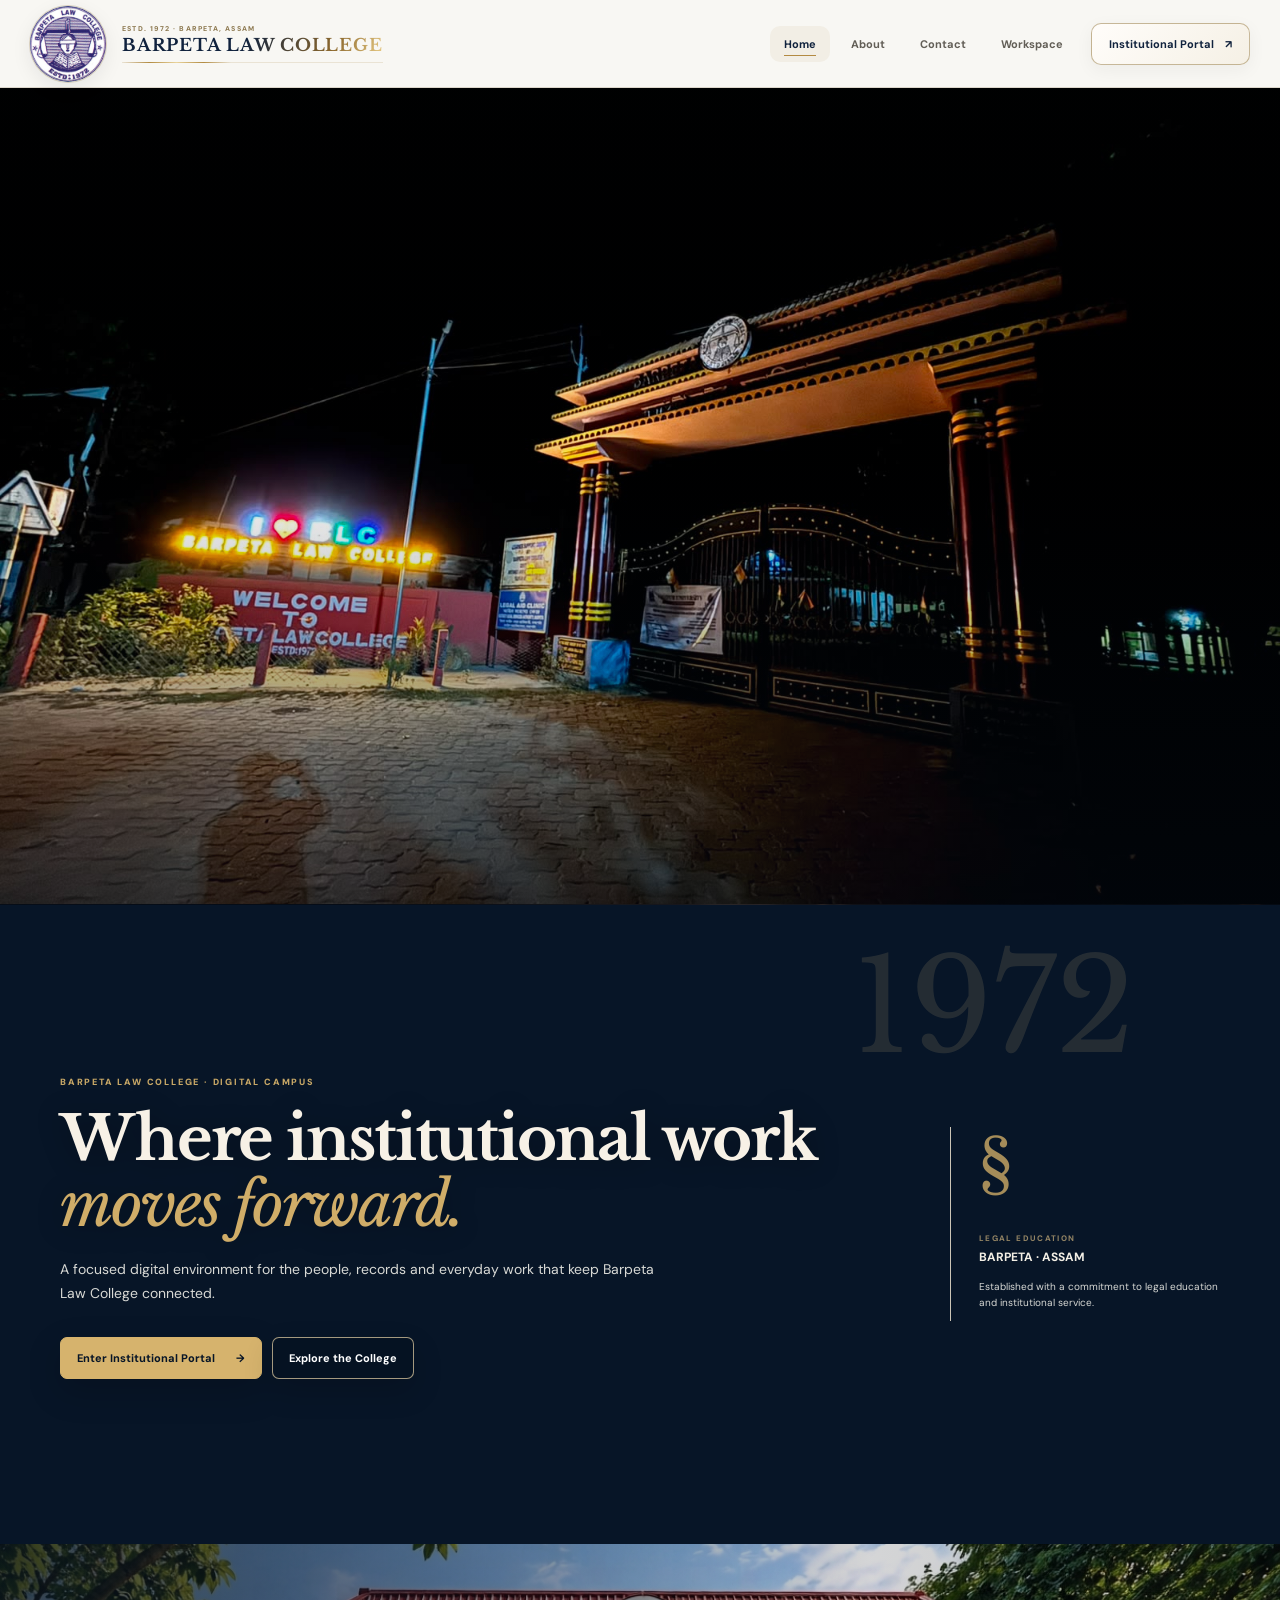
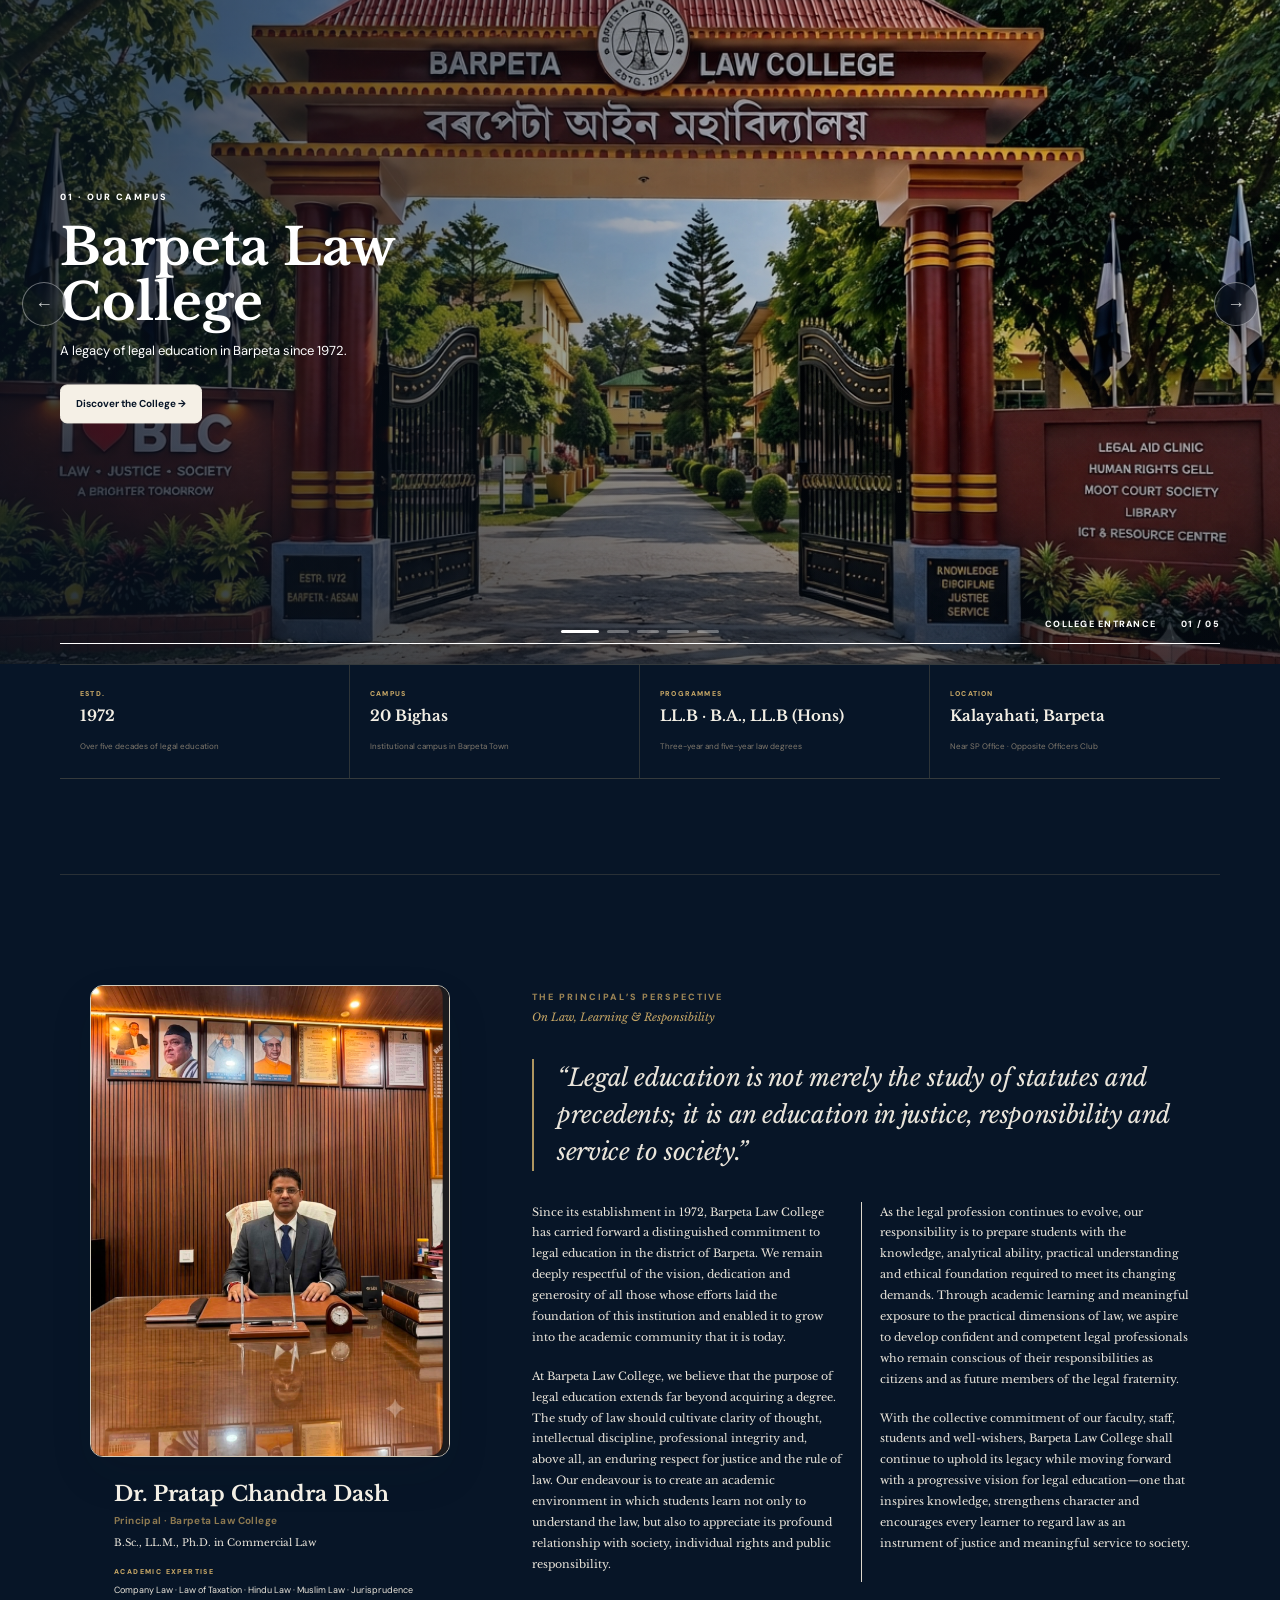
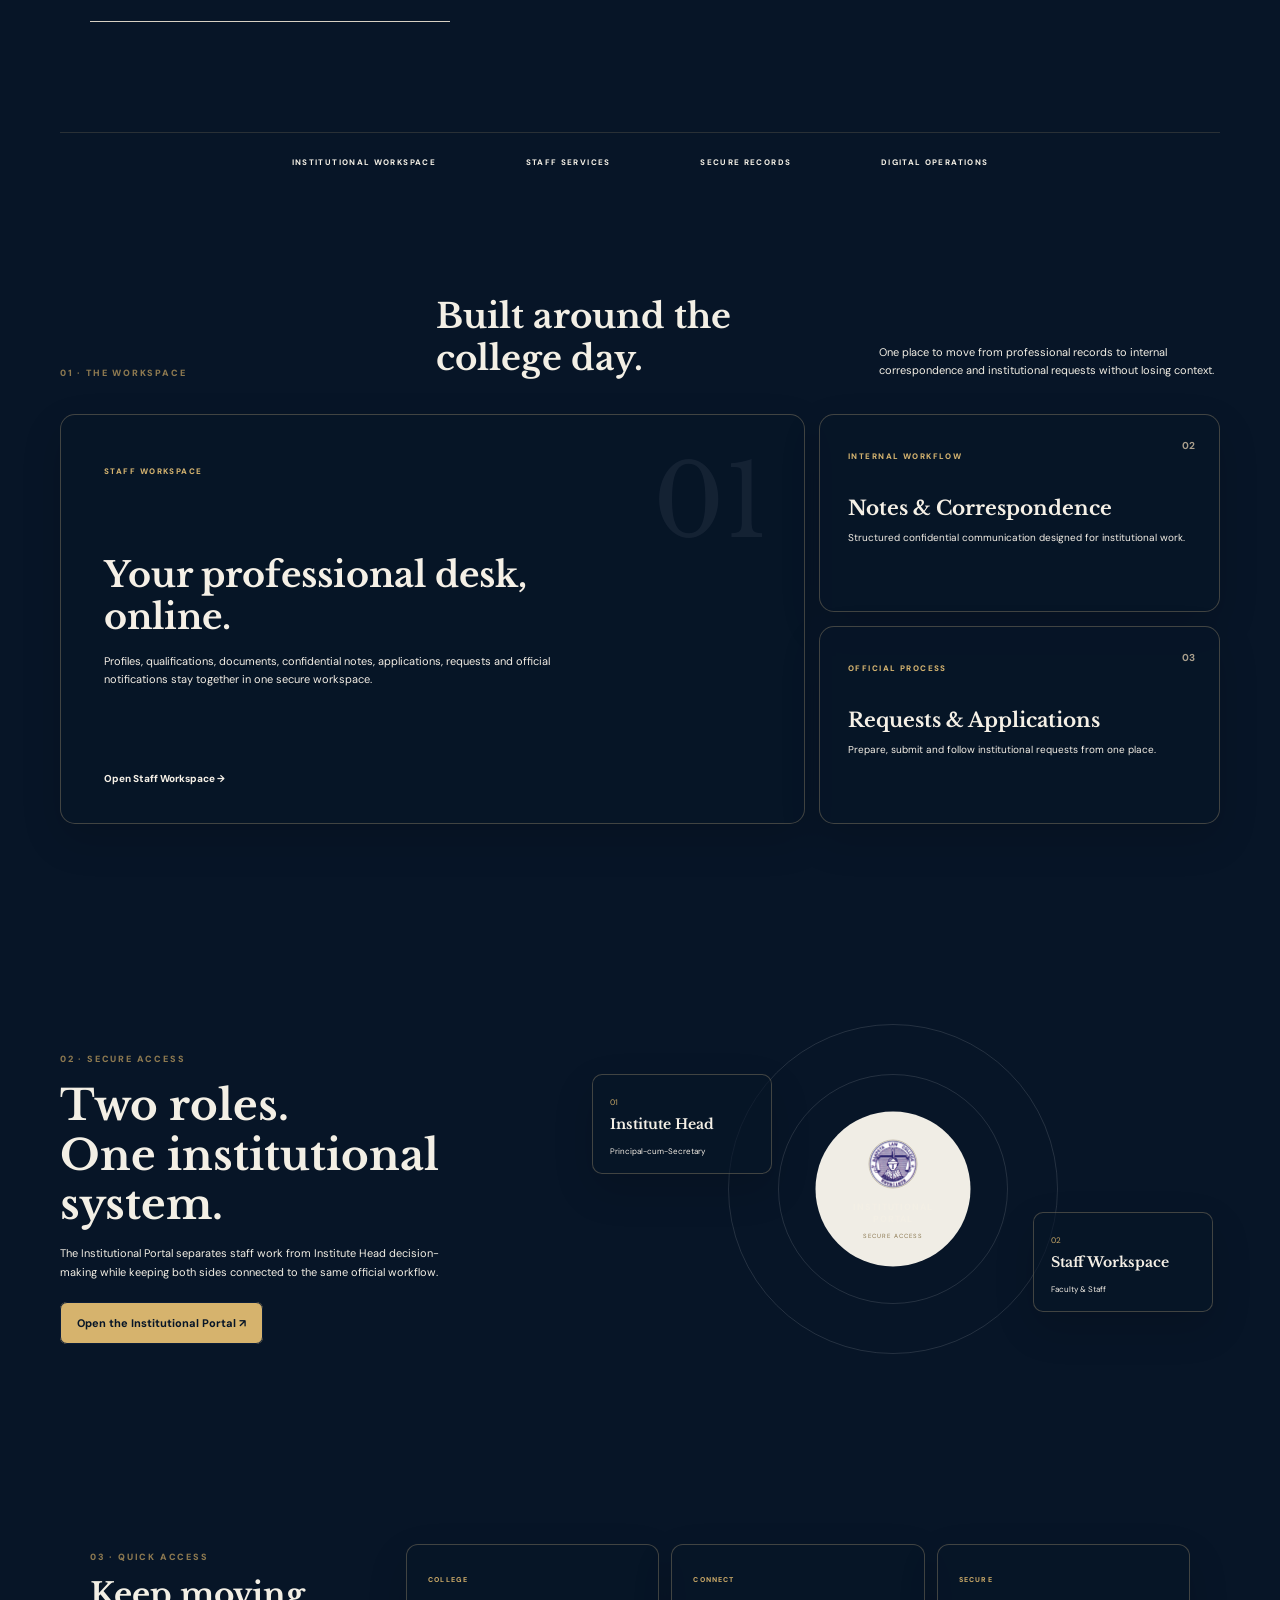
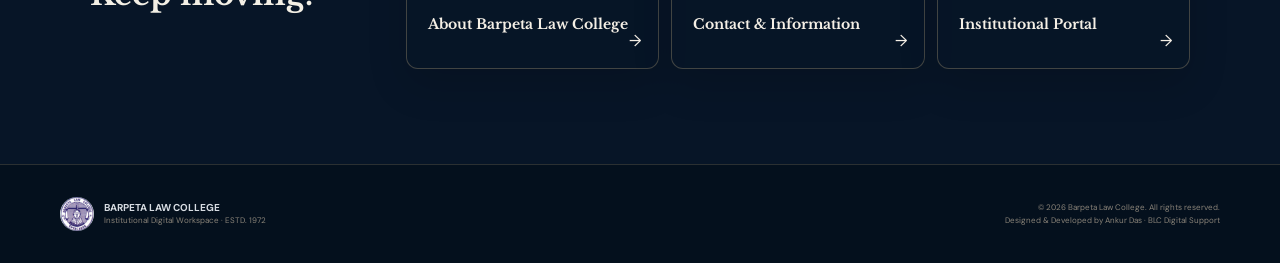
<file: index.html>
<!doctype html><html lang="en"><head><meta charset="utf-8"><meta name="viewport" content="width=device-width,initial-scale=1"><meta name="description" content="Barpeta Law College — official institutional digital workspace."><title>Barpeta Law College | Institutional Digital Workspace</title><link rel="icon" href="assets/barpeta-law-college-logo.jpg"><link rel="preconnect" href="https://fonts.googleapis.com"><link rel="preconnect" href="https://fonts.gstatic.com" crossorigin><link href="https://fonts.googleapis.com/css2?family=DM+Sans:wght@400;500;600;700;800&family=Libre+Baskerville:wght@400;700&display=swap" rel="stylesheet"><link rel="stylesheet" href="home-2026.css?v=20260920premium1"></head><body class="home-page"><header class="site-head"><a class="home-brand" href="index.html"><img src="assets/barpeta-law-college-logo.jpg" alt="Barpeta Law College logo"><span class="brand-wordmark"><small>ESTD. 1972 · BARPETA, ASSAM</small><strong class="gold-trace" data-text="BARPETA LAW COLLEGE">BARPETA LAW COLLEGE</strong><i class="brand-trace" aria-hidden="true"></i></span></a><button class="nav-toggle" aria-label="Menu">☰</button><nav><a class="active" href="index.html">Home</a><a href="about.html">About</a><a href="contact.html">Contact</a><a href="workspace.html">Workspace</a><a class="portal-nav" href="portal.html">Institutional Portal <b>↗</b></a></nav></header><main><section class="cinematic-intro" id="cinematicIntro" aria-label="Barpeta Law College cinematic introduction"><video class="cinematic-intro-video" autoplay muted playsinline preload="auto" poster="assets/blc-campus-5.jpeg"><source src="assets/blc-home-cinematic-intro.mp4" type="video/mp4"></video><div class="cinematic-intro-shade" aria-hidden="true"></div><div class="cinematic-intro-title"><span>ESTD. 1972 · BARPETA, ASSAM</span><h1>BARPETA LAW COLLEGE</h1><i aria-hidden="true"></i></div><a class="cinematic-intro-scroll" href="#homeStory"><span>SCROLL TO DISCOVER</span><b>↓</b></a></section><div id="homeStory"></div><section class="home-hero"><div class="hero-no">1972</div><div class="hero-copy"><span class="eyebrow">BARPETA LAW COLLEGE · DIGITAL CAMPUS</span><h1>Where institutional work<br><em>moves forward.</em></h1><p>A focused digital environment for the people, records and everyday work that keep Barpeta Law College connected.</p><div class="hero-actions"><a href="portal.html">Enter Institutional Portal <b>→</b></a><a href="about.html">Explore the College</a></div></div><div class="hero-side"><div class="law-symbol">§</div><span>LEGAL EDUCATION</span><strong>BARPETA · ASSAM</strong><p>Established with a commitment to legal education and institutional service.</p></div></section><section class="campus-cinema" id="campus"><div class="campus-cinema-copy"><span>01 · OUR CAMPUS</span><h2>Barpeta Law College</h2><p>A legacy of legal education in Barpeta since 1972.</p><a href="about.html">Discover the College →</a></div><div class="campus-cinema-stage"><img class="cinema-slide active" src="assets/blc-campus-1.png" alt="Barpeta Law College campus"><img class="cinema-slide" src="assets/blc-campus-2.jpeg" alt="Barpeta Law College campus"><img class="cinema-slide" src="assets/blc-campus-3.jpeg" alt="Barpeta Law College entrance"><img class="cinema-slide" src="assets/blc-campus-4.jpeg" alt="Barpeta Law College grounds"><img class="cinema-slide" src="assets/blc-campus-5.jpeg" alt="Barpeta Law College campus"><div class="cinema-overlay"></div><button class="cinema-nav cinema-prev" id="cinemaPrev" aria-label="Previous campus photo">←</button><button class="cinema-nav cinema-next" id="cinemaNext" aria-label="Next campus photo">→</button><div class="cinema-dots" id="cinemaDots" aria-label="Choose campus photo"></div><div class="cinema-caption"><span id="cinemaLabel">ACADEMIC BLOCK</span><b id="cinemaCount">01 / 05</b></div><div class="cinema-progress"><i id="cinemaProgress"></i></div></div></section><section class="campus-facts"><article><small>ESTD.</small><strong>1972</strong><span>Over five decades of legal education</span></article><article><small>CAMPUS</small><strong>20 Bighas</strong><span>Institutional campus in Barpeta Town</span></article><article><small>PROGRAMMES</small><strong>LL.B · B.A., LL.B (Hons)</strong><span>Three-year and five-year law degrees</span></article><article><small>LOCATION</small><strong>Kalayahati, Barpeta</strong><span>Near SP Office · Opposite Officers Club</span></article></section><section class="principal-feature"><div class="principal-profile"><div class="principal-photo"><img src="assets/principal-pratap-chandra-dash.jpeg" alt="Dr. Pratap Chandra Dash, Principal, Barpeta Law College"></div><div class="principal-identity"><h3>Dr. Pratap Chandra Dash</h3><span>Principal · Barpeta Law College</span><p>B.Sc., LL.M., Ph.D. in Commercial Law</p><small>ACADEMIC EXPERTISE</small><p class="expertise">Company Law · Law of Taxation · Hindu Law · Muslim Law · Jurisprudence</p></div></div><div class="principal-message"><span class="principal-kicker">THE PRINCIPAL’S PERSPECTIVE</span><small class="principal-sub">On Law, Learning &amp; Responsibility</small><blockquote>“Legal education is not merely the study of statutes and precedents; it is an education in justice, responsibility and service to society.”</blockquote><div class="principal-copy"><p>Since its establishment in 1972, Barpeta Law College has carried forward a distinguished commitment to legal education in the district of Barpeta. We remain deeply respectful of the vision, dedication and generosity of all those whose efforts laid the foundation of this institution and enabled it to grow into the academic community that it is today.</p><p>At Barpeta Law College, we believe that the purpose of legal education extends far beyond acquiring a degree. The study of law should cultivate clarity of thought, intellectual discipline, professional integrity and, above all, an enduring respect for justice and the rule of law. Our endeavour is to create an academic environment in which students learn not only to understand the law, but also to appreciate its profound relationship with society, individual rights and public responsibility.</p><p>As the legal profession continues to evolve, our responsibility is to prepare students with the knowledge, analytical ability, practical understanding and ethical foundation required to meet its changing demands. Through academic learning and meaningful exposure to the practical dimensions of law, we aspire to develop confident and competent legal professionals who remain conscious of their responsibilities as citizens and as future members of the legal fraternity.</p><p>With the collective commitment of our faculty, staff, students and well-wishers, Barpeta Law College shall continue to uphold its legacy while moving forward with a progressive vision for legal education—one that inspires knowledge, strengthens character and encourages every learner to regard law as an instrument of justice and meaningful service to society.</p></div></div></section><section class="campus-strip"><span>INSTITUTIONAL WORKSPACE</span><span>STAFF SERVICES</span><span>SECURE RECORDS</span><span>DIGITAL OPERATIONS</span></section><section class="workspace" id="workspace"><div class="section-title"><span>01 · THE WORKSPACE</span><h2>Built around the college day.</h2><p>One place to move from professional records to internal correspondence and institutional requests without losing context.</p></div><div class="workspace-grid"><article class="feature-large"><span>STAFF WORKSPACE</span><h3>Your professional desk,<br>online.</h3><p>Profiles, qualifications, documents, confidential notes, applications, requests and official notifications stay together in one secure workspace.</p><a href="staff.html">Open Staff Workspace →</a><div class="feature-index">01</div></article><div class="feature-stack"><article><span>INTERNAL WORKFLOW</span><h3>Notes & Correspondence</h3><p>Structured confidential communication designed for institutional work.</p><b>02</b></article><article><span>OFFICIAL PROCESS</span><h3>Requests & Applications</h3><p>Prepare, submit and follow institutional requests from one place.</p><b>03</b></article></div></div></section><section class="portal-invite"><div class="invite-copy"><span>02 · SECURE ACCESS</span><h2>Two roles.<br>One institutional system.</h2><p>The Institutional Portal separates staff work from Institute Head decision-making while keeping both sides connected to the same official workflow.</p><a href="portal.html">Open the Institutional Portal <b>↗</b></a></div><div class="invite-visual"><div class="orbit one"></div><div class="orbit two"></div><div class="invite-center"><img src="assets/barpeta-law-college-logo.jpg" alt="Barpeta Law College"><strong>INSTITUTIONAL<br>PORTAL</strong><span>SECURE ACCESS</span></div><div class="role role-a"><small>01</small><b>Institute Head</b><span>Principal-cum-Secretary</span></div><div class="role role-b"><small>02</small><b>Staff Workspace</b><span>Faculty & Staff</span></div></div></section><section class="quick"><div><span>03 · QUICK ACCESS</span><h2>Keep moving.</h2></div><a href="about.html"><small>COLLEGE</small><b>About Barpeta Law College</b><i>→</i></a><a href="contact.html"><small>CONNECT</small><b>Contact & Information</b><i>→</i></a><a href="portal.html"><small>SECURE</small><b>Institutional Portal</b><i>→</i></a></section></main><footer><div><img src="assets/barpeta-law-college-logo.jpg" alt=""><span><b>BARPETA LAW COLLEGE</b><small>Institutional Digital Workspace · ESTD. 1972</small></span></div><p>© 2026 Barpeta Law College. All rights reserved.<br>Designed &amp; Developed by Ankur Das · BLC Digital Support</p></footer><script>document.querySelector('.nav-toggle').onclick=()=>document.querySelector('.site-head nav').classList.toggle('show');const slides=[...document.querySelectorAll('.cinema-slide')],labels=['COLLEGE ENTRANCE','SUNSET ON CAMPUS','FACULTY & STAFF','BLUE-HOUR CAMPUS','BLC AFTER DARK'],dots=document.getElementById('cinemaDots');let si=0,timer,touchX=0;slides.forEach((_,i)=>{const b=document.createElement('button');b.type='button';b.setAttribute('aria-label','Show campus photo '+(i+1));b.onclick=()=>{showSlide(i);restart()};dots.appendChild(b)});function showSlide(n){si=(n+slides.length)%slides.length;slides.forEach((s,i)=>s.classList.toggle('active',i===si));[...dots.children].forEach((d,i)=>d.classList.toggle('active',i===si));document.getElementById('cinemaCount').textContent=String(si+1).padStart(2,'0')+' / '+String(slides.length).padStart(2,'0');document.getElementById('cinemaLabel').textContent=labels[si];const p=document.getElementById('cinemaProgress');p.style.animation='none';void p.offsetWidth;p.style.animation='cinemaTimer 20s linear forwards'}function restart(){clearInterval(timer);timer=setInterval(()=>showSlide(si+1),20000)}document.getElementById('cinemaPrev').onclick=()=>{showSlide(si-1);restart()};document.getElementById('cinemaNext').onclick=()=>{showSlide(si+1);restart()};const stage=document.querySelector('.campus-cinema-stage');stage.addEventListener('touchstart',e=>touchX=e.changedTouches[0].clientX,{passive:true});stage.addEventListener('touchend',e=>{const dx=e.changedTouches[0].clientX-touchX;if(Math.abs(dx)>45){showSlide(si+(dx<0?1:-1));restart()}},{passive:true});showSlide(0);restart();</script><script>
(()=>{const v=document.querySelector('.cinematic-intro-video'),s=document.querySelector('.cinematic-intro');if(!v||!s)return;const reveal=()=>{const d=v.duration||10,t=v.currentTime||0;s.classList.toggle('intro-reveal',t>Math.max(2.4,d*.42));if(d&&t>=d-.12){s.classList.add('intro-ended');v.pause();}};v.addEventListener('timeupdate',reveal);v.addEventListener('ended',()=>s.classList.add('intro-ended'));v.play().catch(()=>s.classList.add('intro-reveal'));})();
</script>
</body></html>
</file>
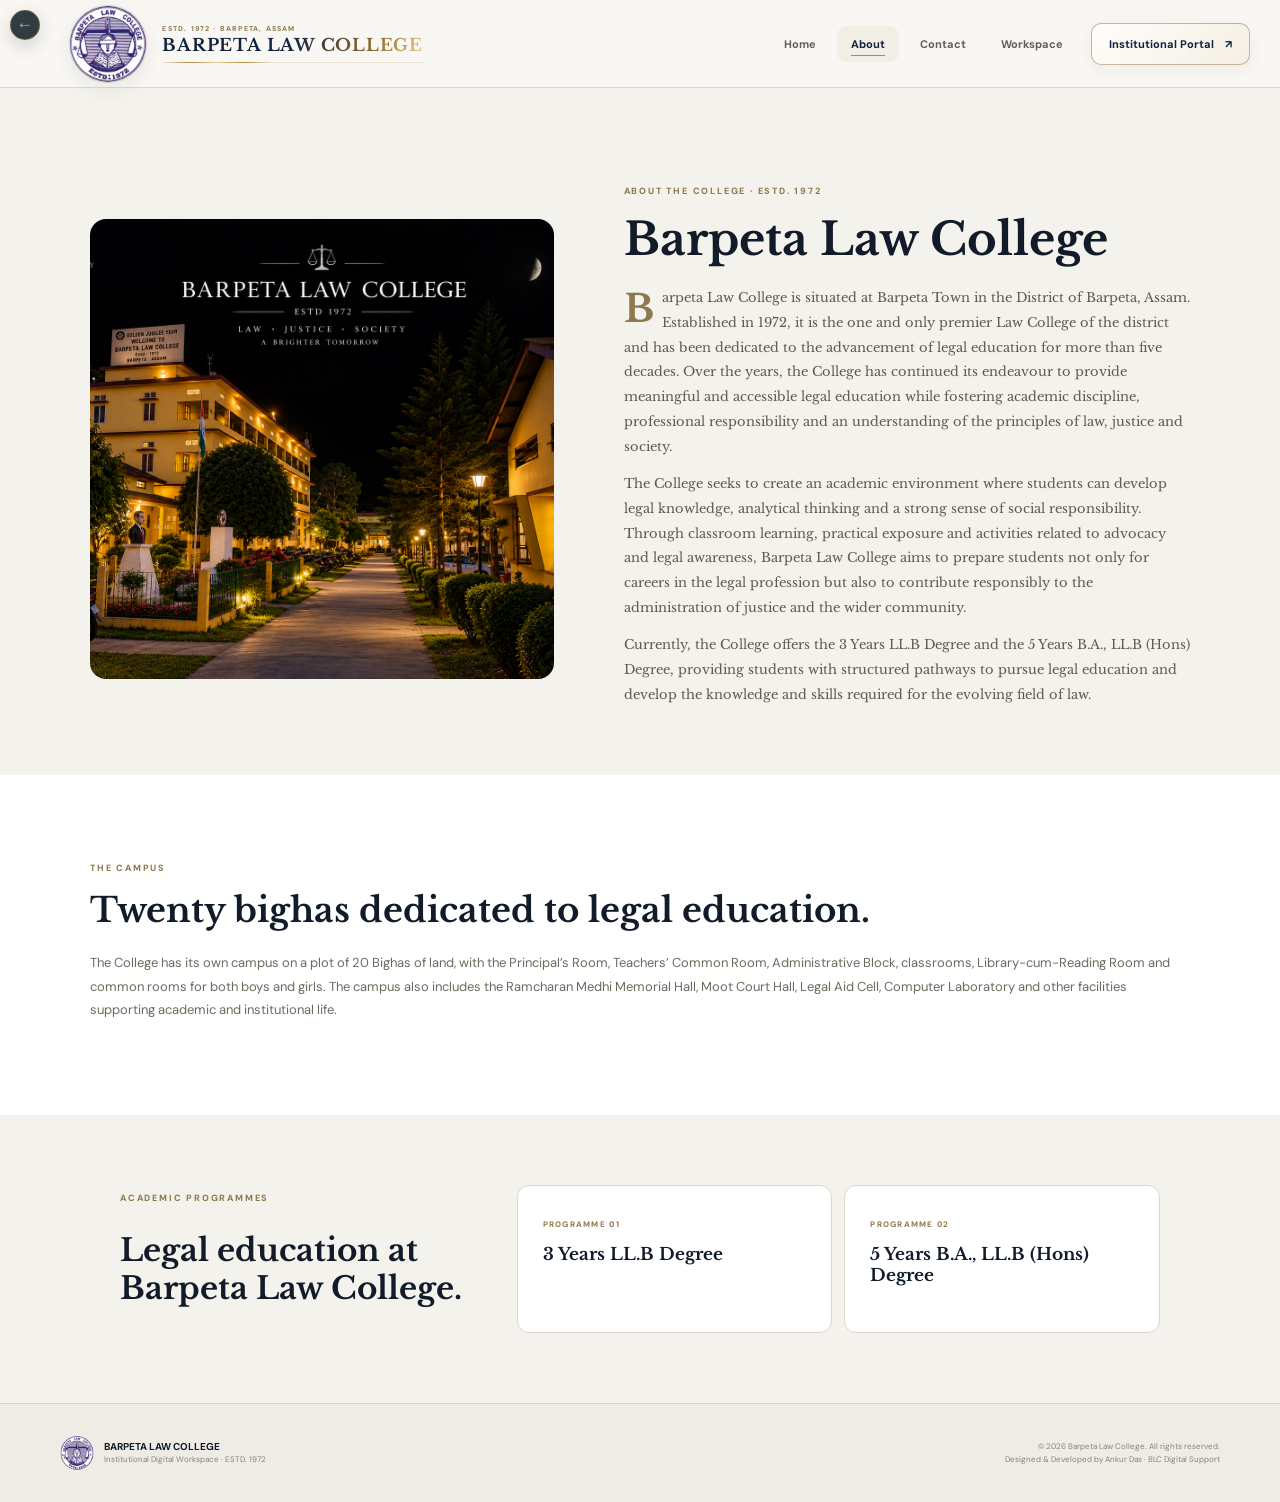
<file: about.html>
<!doctype html><html lang="en"><head><meta charset="utf-8"><meta name="viewport" content="width=device-width,initial-scale=1"><meta name="description" content="About Barpeta Law College — established 1972 in Barpeta, Assam."><title>About | Barpeta Law College</title><link rel="stylesheet" href="blc-back.css?v=20260921a"><link rel="icon" href="assets/barpeta-law-college-logo.jpg"><link rel="preconnect" href="https://fonts.googleapis.com"><link rel="preconnect" href="https://fonts.gstatic.com" crossorigin><link href="https://fonts.googleapis.com/css2?family=DM+Sans:wght@400;500;600;700;800&family=Libre+Baskerville:wght@400;700&display=swap" rel="stylesheet"><link rel="stylesheet" href="home-2026.css?v=20260920b"><style>
.about-hero{max-width:1160px;margin:auto;padding:90px 30px 55px;display:grid;grid-template-columns:.9fr 1.1fr;gap:70px;align-items:center}.about-hero img{width:100%;height:460px;object-fit:cover;object-position:center 50%;border-radius:16px}.about-kicker{font-size:9px;font-weight:800;letter-spacing:.2em;color:#8d7950}.about-hero h1,.about-campus h2{font-family:"Libre Baskerville",serif;font-size:45px;line-height:1.12;margin:15px 0 22px}.about-hero p,.about-campus p{font-size:13px;line-height:1.8;color:#6f695f}.about-hero>div>p{font-family:"Libre Baskerville",serif;font-size:13px;line-height:1.9;color:#5f5a52}.about-hero>div>p:first-of-type::first-letter{font-size:38px;line-height:.85;float:left;margin:7px 8px 0 0;color:#8d7950;font-weight:700}.about-campus{background:#fff;padding:80px max(30px,calc((100vw - 1100px)/2))}.about-campus h2{font-size:34px}.about-programmes{max-width:1100px;margin:auto;padding:70px 30px;display:grid;grid-template-columns:.7fr 1.3fr;gap:50px}.programme-list{display:grid;grid-template-columns:1fr 1fr;gap:12px}.programme-list article{background:#fff;border:1px solid var(--line);padding:25px;border-radius:12px}.programme-list small{font-size:8px;letter-spacing:.16em;color:#917c50;font-weight:800}.programme-list b{display:block;font-family:"Libre Baskerville";font-size:17px;margin-top:12px}@media(max-width:800px){.about-hero,.about-programmes{grid-template-columns:1fr}.about-hero{padding-top:55px;gap:35px}.about-hero img{height:340px}.about-hero h1{font-size:37px}.programme-list{grid-template-columns:1fr}}
</style></head><body class="has-blc-back"><a class="blc-back-arrow" href="index.html" aria-label="Back to Home" title="Back"><span>←</span></a><header class="site-head"><a class="home-brand" href="index.html"><img src="assets/barpeta-law-college-logo.jpg" alt="Barpeta Law College logo"><span class="brand-wordmark"><small>ESTD. 1972 · BARPETA, ASSAM</small><strong class="gold-trace" data-text="BARPETA LAW COLLEGE">BARPETA LAW COLLEGE</strong><i class="brand-trace" aria-hidden="true"></i></span></a><button class="nav-toggle" aria-label="Menu">☰</button><nav><a href="index.html">Home</a><a class="active" href="about.html">About</a><a href="contact.html">Contact</a><a href="index.html#workspace">Workspace</a><a class="portal-nav" href="portal.html">Institutional Portal <b>↗</b></a></nav></header><main>
<section class="about-hero"><img src="assets/blc-about-night.png" alt="Barpeta Law College campus at night"><div><span class="about-kicker">ABOUT THE COLLEGE · ESTD. 1972</span><h1>Barpeta Law College</h1><p>Barpeta Law College is situated at Barpeta Town in the District of Barpeta, Assam. Established in 1972, it is the one and only premier Law College of the district and has been dedicated to the advancement of legal education for more than five decades. Over the years, the College has continued its endeavour to provide meaningful and accessible legal education while fostering academic discipline, professional responsibility and an understanding of the principles of law, justice and society.</p><p>The College seeks to create an academic environment where students can develop legal knowledge, analytical thinking and a strong sense of social responsibility. Through classroom learning, practical exposure and activities related to advocacy and legal awareness, Barpeta Law College aims to prepare students not only for careers in the legal profession but also to contribute responsibly to the administration of justice and the wider community.</p><p>Currently, the College offers the 3 Years LL.B Degree and the 5 Years B.A., LL.B (Hons) Degree, providing students with structured pathways to pursue legal education and develop the knowledge and skills required for the evolving field of law.</p></div></section>
<section class="about-campus"><span class="about-kicker">THE CAMPUS</span><h2>Twenty bighas dedicated to legal education.</h2><p>The College has its own campus on a plot of 20 Bighas of land, with the Principal’s Room, Teachers’ Common Room, Administrative Block, classrooms, Library-cum-Reading Room and common rooms for both boys and girls. The campus also includes the Ramcharan Medhi Memorial Hall, Moot Court Hall, Legal Aid Cell, Computer Laboratory and other facilities supporting academic and institutional life.</p></section>
<section class="about-programmes"><div><span class="about-kicker">ACADEMIC PROGRAMMES</span><h2 style="font-family:'Libre Baskerville';font-size:31px">Legal education at Barpeta Law College.</h2></div><div class="programme-list"><article><small>PROGRAMME 01</small><b>3 Years LL.B Degree</b></article><article><small>PROGRAMME 02</small><b>5 Years B.A., LL.B (Hons) Degree</b></article></div></section>
</main><footer><div><img src="assets/barpeta-law-college-logo.jpg" alt=""><span><b>BARPETA LAW COLLEGE</b><small>Institutional Digital Workspace · ESTD. 1972</small></span></div><p>© 2026 Barpeta Law College. All rights reserved.<br>Designed &amp; Developed by Ankur Das · BLC Digital Support</p></footer><script>document.querySelector('.nav-toggle').onclick=()=>document.querySelector('.site-head nav').classList.toggle('show');</script>
</body></html>
</file>
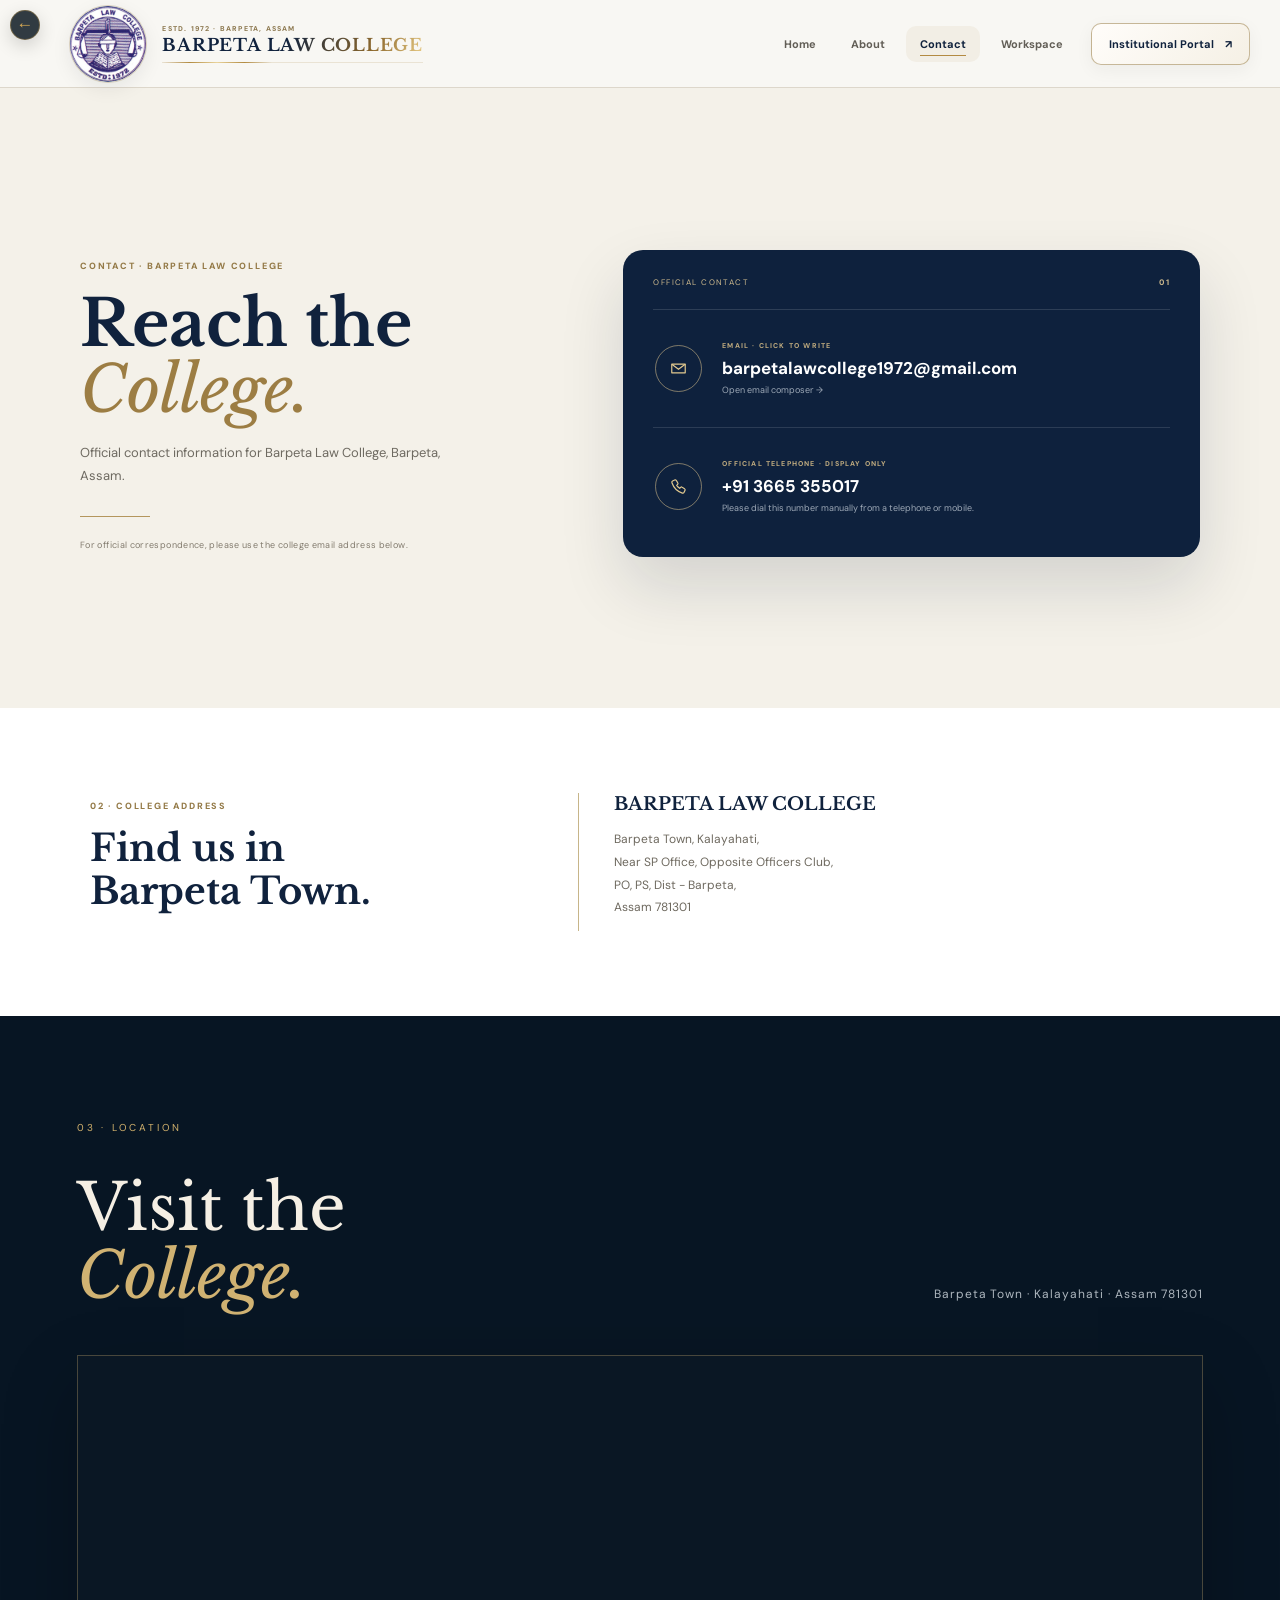
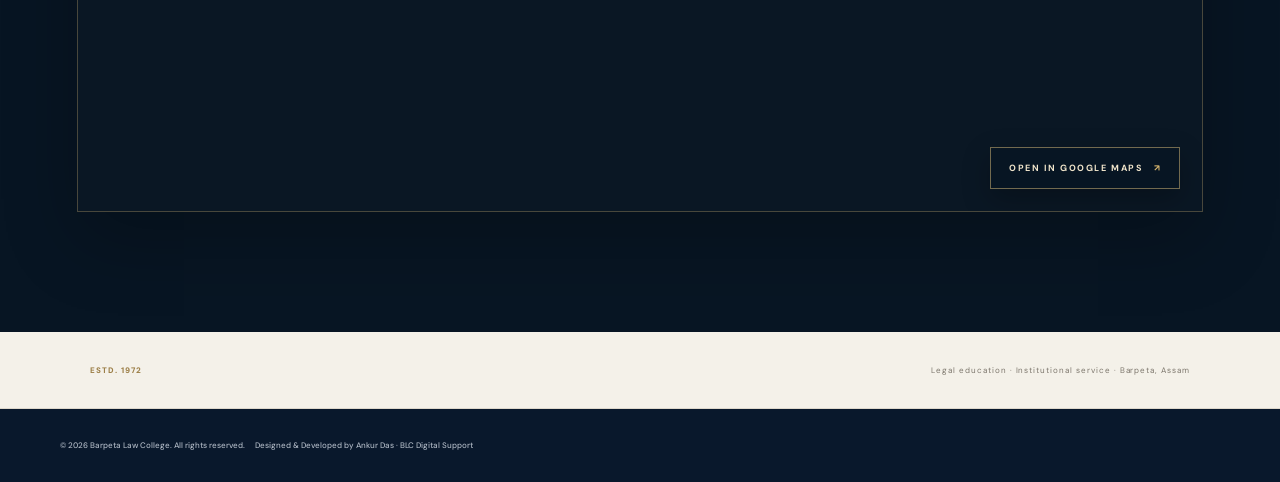
<file: contact.html>
<!doctype html><html lang="en"><head><meta charset="utf-8"><meta name="viewport" content="width=device-width,initial-scale=1"><meta name="description" content="Official contact information for Barpeta Law College, Barpeta, Assam."><title>Contact | Barpeta Law College</title><link rel="stylesheet" href="blc-back.css?v=20260921a"><link rel="icon" href="assets/barpeta-law-college-logo.jpg"><link rel="preconnect" href="https://fonts.googleapis.com"><link rel="preconnect" href="https://fonts.gstatic.com" crossorigin><link href="https://fonts.googleapis.com/css2?family=DM+Sans:wght@400;500;600;700;800&family=Libre+Baskerville:wght@400;700&display=swap" rel="stylesheet"><link rel="stylesheet" href="home-2026.css?v=20260920d"><link rel="stylesheet" href="contact-2026.css?v=20260920a"></head><body class="has-blc-back"><a class="blc-back-arrow" href="index.html" aria-label="Back to Home" title="Back"><span>←</span></a><header class="site-head"><a class="home-brand" href="index.html"><img src="assets/barpeta-law-college-logo.jpg" alt="Barpeta Law College logo"><span class="brand-wordmark"><small>ESTD. 1972 · BARPETA, ASSAM</small><strong class="gold-trace" data-text="BARPETA LAW COLLEGE">BARPETA LAW COLLEGE</strong><i class="brand-trace" aria-hidden="true"></i></span></a><button class="nav-toggle" aria-label="Menu">☰</button><nav><a href="index.html">Home</a><a href="about.html">About</a><a class="active" href="contact.html">Contact</a><a href="workspace.html">Workspace</a><a class="portal-nav" href="portal.html">Institutional Portal <b>↗</b></a></nav></header><main class="contact-page"><section class="contact-hero"><div class="contact-intro"><span class="contact-kicker">CONTACT · BARPETA LAW COLLEGE</span><h1>Reach the<br><em>College.</em></h1><p>Official contact information for Barpeta Law College, Barpeta, Assam.</p><div class="contact-rule"></div><span class="contact-note">For official correspondence, please use the college email address below.</span></div><div class="contact-panel"><div class="contact-panel-head"><span>OFFICIAL CONTACT</span><b>01</b></div><a class="contact-method email-method" href="mailto:barpetalawcollege1972@gmail.com"><span class="contact-icon" aria-hidden="true"><svg viewBox="0 0 24 24"><path d="M3.5 6.5h17v11h-17z"/><path d="m4 7 8 6 8-6"/></svg></span><span class="contact-data"><small>EMAIL · CLICK TO WRITE</small><strong>barpetalawcollege1972@gmail.com</strong><em>Open email composer →</em></span></a><div class="contact-method phone-method"><span class="contact-icon" aria-hidden="true"><svg viewBox="0 0 24 24"><path d="M7.1 3.8 4.5 5.1c-.8.4-1.1 1.3-.8 2.1 2.2 6.4 6.7 10.9 13.1 13.1.8.3 1.7 0 2.1-.8l1.3-2.6c.4-.8.1-1.7-.6-2.2l-3-1.8c-.6-.4-1.4-.3-1.9.2l-1.2 1.2a14.3 14.3 0 0 1-3.8-3.8l1.2-1.2c.5-.5.6-1.3.2-1.9l-1.8-3c-.5-.7-1.4-1-2.2-.6Z"/></svg></span><span class="contact-data"><small>OFFICIAL TELEPHONE · DISPLAY ONLY</small><strong>+91 3665 355017</strong><em>Please dial this number manually from a telephone or mobile.</em></span></div></div></section><section class="contact-location"><div><span>02 · COLLEGE ADDRESS</span><h2>Find us in<br>Barpeta Town.</h2></div><address><strong>BARPETA LAW COLLEGE</strong><p>Barpeta Town, Kalayahati,<br>Near SP Office, Opposite Officers Club,<br>PO, PS, Dist - Barpeta,<br>Assam 781301</p></address></section><section class="contact-map"><div class="map-heading"><span>03 · LOCATION</span><h2>Visit the<br><em>College.</em></h2><p>Barpeta Town · Kalayahati · Assam 781301</p></div><div class="map-frame"><iframe title="Barpeta Law College location map" src="https://www.google.com/maps?q=Barpeta%20Law%20College%2C%20Barpeta%2C%20Assam%20781301&output=embed" loading="lazy" referrerpolicy="no-referrer-when-downgrade" allowfullscreen></iframe><a href="https://www.google.com/maps/search/?api=1&query=Barpeta%20Law%20College%2C%20Barpeta%2C%20Assam%20781301" target="_blank" rel="noopener">OPEN IN GOOGLE MAPS <b>↗</b></a></div></section><section class="contact-closing"><span>ESTD. 1972</span><p>Legal education · Institutional service · Barpeta, Assam</p></section></main><footer class="contact-footer"><div class="contact-footer-right"><p>© 2026 Barpeta Law College. All rights reserved.</p><p>Designed &amp; Developed by Ankur Das · BLC Digital Support</p></div></footer><script>document.querySelector('.nav-toggle').onclick=()=>document.querySelector('.site-head nav').classList.toggle('show');</script>
</body></html>
</file>
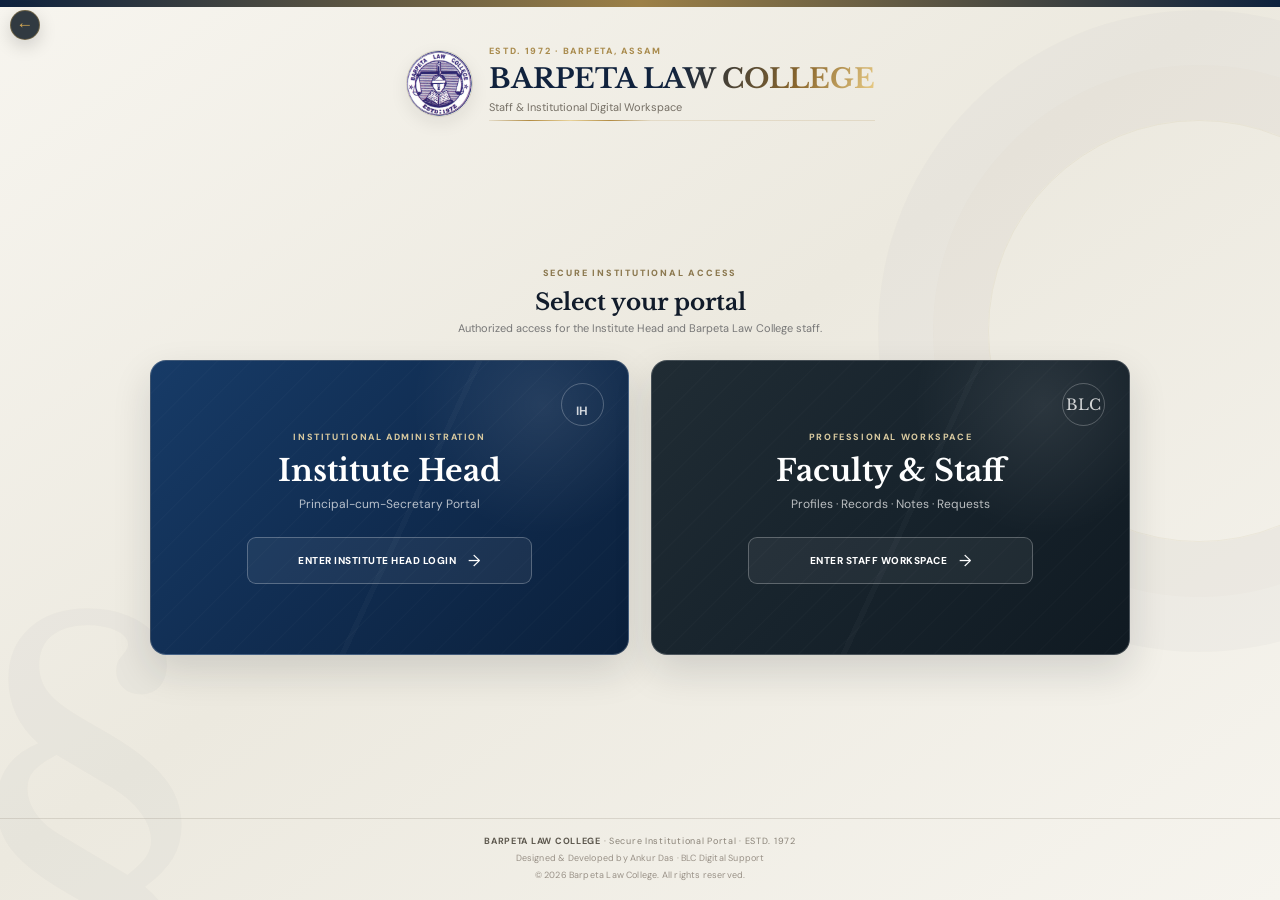
<file: portal.html>
<!doctype html><html lang="en"><head><meta charset="utf-8"><meta name="viewport" content="width=device-width,initial-scale=1"><title>BLC Institutional Portal | Barpeta Law College</title><link rel="stylesheet" href="blc-back.css?v=20260921a"><link rel="icon" href="assets/barpeta-law-college-logo.jpg"><link rel="preconnect" href="https://fonts.googleapis.com"><link rel="preconnect" href="https://fonts.gstatic.com" crossorigin><link href="https://fonts.googleapis.com/css2?family=DM+Sans:wght@400;500;600;700;800&family=Libre+Baskerville:wght@400;700&display=swap" rel="stylesheet"><link rel="stylesheet" href="portal.css"><link rel="stylesheet" href="blc-wordmark.css?v=20260920a"><style>.minimal-back{position:fixed;z-index:9999;top:18px;left:18px;height:34px;padding:0 12px 0 9px;display:flex;align-items:center;gap:7px;border:1px solid rgba(190,153,78,.34);border-radius:999px;background:rgba(5,18,28,.78);color:#e8dfcf;text-decoration:none!important;box-shadow:0 7px 24px rgba(0,0,0,.12);backdrop-filter:blur(10px);-webkit-backdrop-filter:blur(10px);font-family:"DM Sans",Arial,sans-serif;transition:.2s ease}.minimal-back span{font-size:16px;line-height:1;color:#d5a64e;transition:transform .2s ease}.minimal-back em{font-size:8px;line-height:1;font-style:normal;font-weight:700;letter-spacing:.14em;text-transform:uppercase}.minimal-back:hover{border-color:rgba(213,166,78,.7);background:rgba(7,25,37,.94);transform:translateY(-1px)}.minimal-back:hover span{transform:translateX(-2px)}@media(max-width:620px){.minimal-back{top:12px;left:12px;height:32px}.minimal-back em{display:none}.minimal-back{width:32px;padding:0;justify-content:center}}</style></head><body class="has-blc-back"><a class="blc-back-arrow" href="index.html" aria-label="Back to website" title="Back"><span>←</span></a><div class="portal-gateway"><div class="gateway-top"></div><header class="gateway-brand"><img src="assets/barpeta-law-college-logo.jpg" alt="Barpeta Law College logo"><div class="blc-animated-brand"><small>ESTD. 1972 · BARPETA, ASSAM</small><h1 class="blc-gold-flow">BARPETA LAW COLLEGE</h1><i aria-hidden="true"></i><p>Staff &amp; Institutional Digital Workspace</p></div></header><main class="gateway-main"><div class="gateway-heading"><span>SECURE INSTITUTIONAL ACCESS</span><h2>Select your portal</h2><p>Authorized access for the Institute Head and Barpeta Law College staff.</p></div><div class="gateway-cards"><a class="gateway-card institute" href="institute-head.html"><div class="gateway-pattern"></div><div class="gateway-card-mark">§</div><div class="gateway-card-content"><small>INSTITUTIONAL ADMINISTRATION</small><h3>Institute Head</h3><p>Principal-cum-Secretary Portal</p><div class="gateway-enter"><span>ENTER INSTITUTE HEAD LOGIN</span><b>→</b></div></div></a><a class="gateway-card staff" href="staff.html"><div class="gateway-pattern"></div><div class="gateway-card-mark">BLC</div><div class="gateway-card-content"><small>PROFESSIONAL WORKSPACE</small><h3>Faculty &amp; Staff</h3><p>Profiles · Records · Notes · Requests</p><div class="gateway-enter"><span>ENTER STAFF WORKSPACE</span><b>→</b></div></div></a></div></main><footer class="gateway-foot"><strong>BARPETA LAW COLLEGE</strong> · Secure Institutional Portal · ESTD. 1972<span class="gateway-credit">Designed &amp; Developed by Ankur Das · BLC Digital Support</span><span class="gateway-credit">© 2026 Barpeta Law College. All rights reserved.</span></footer></div>
</body></html>
</file>
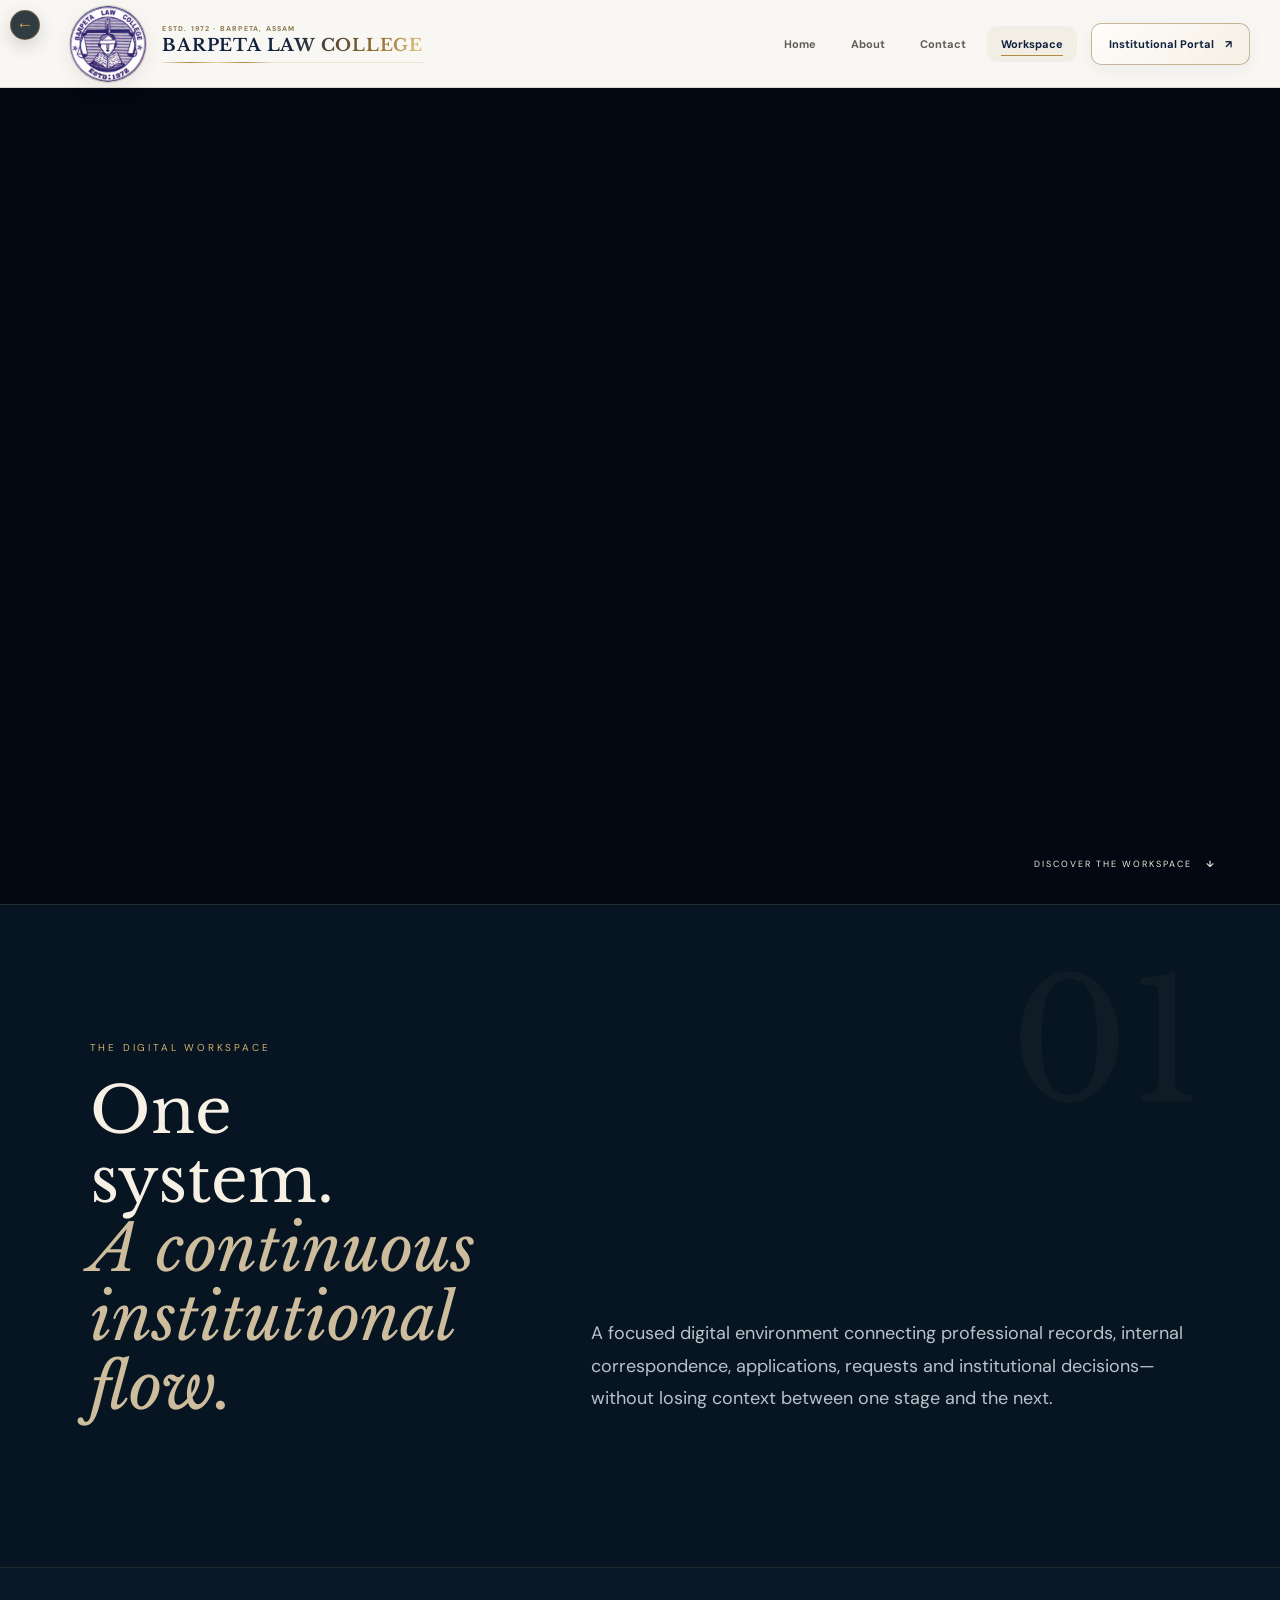
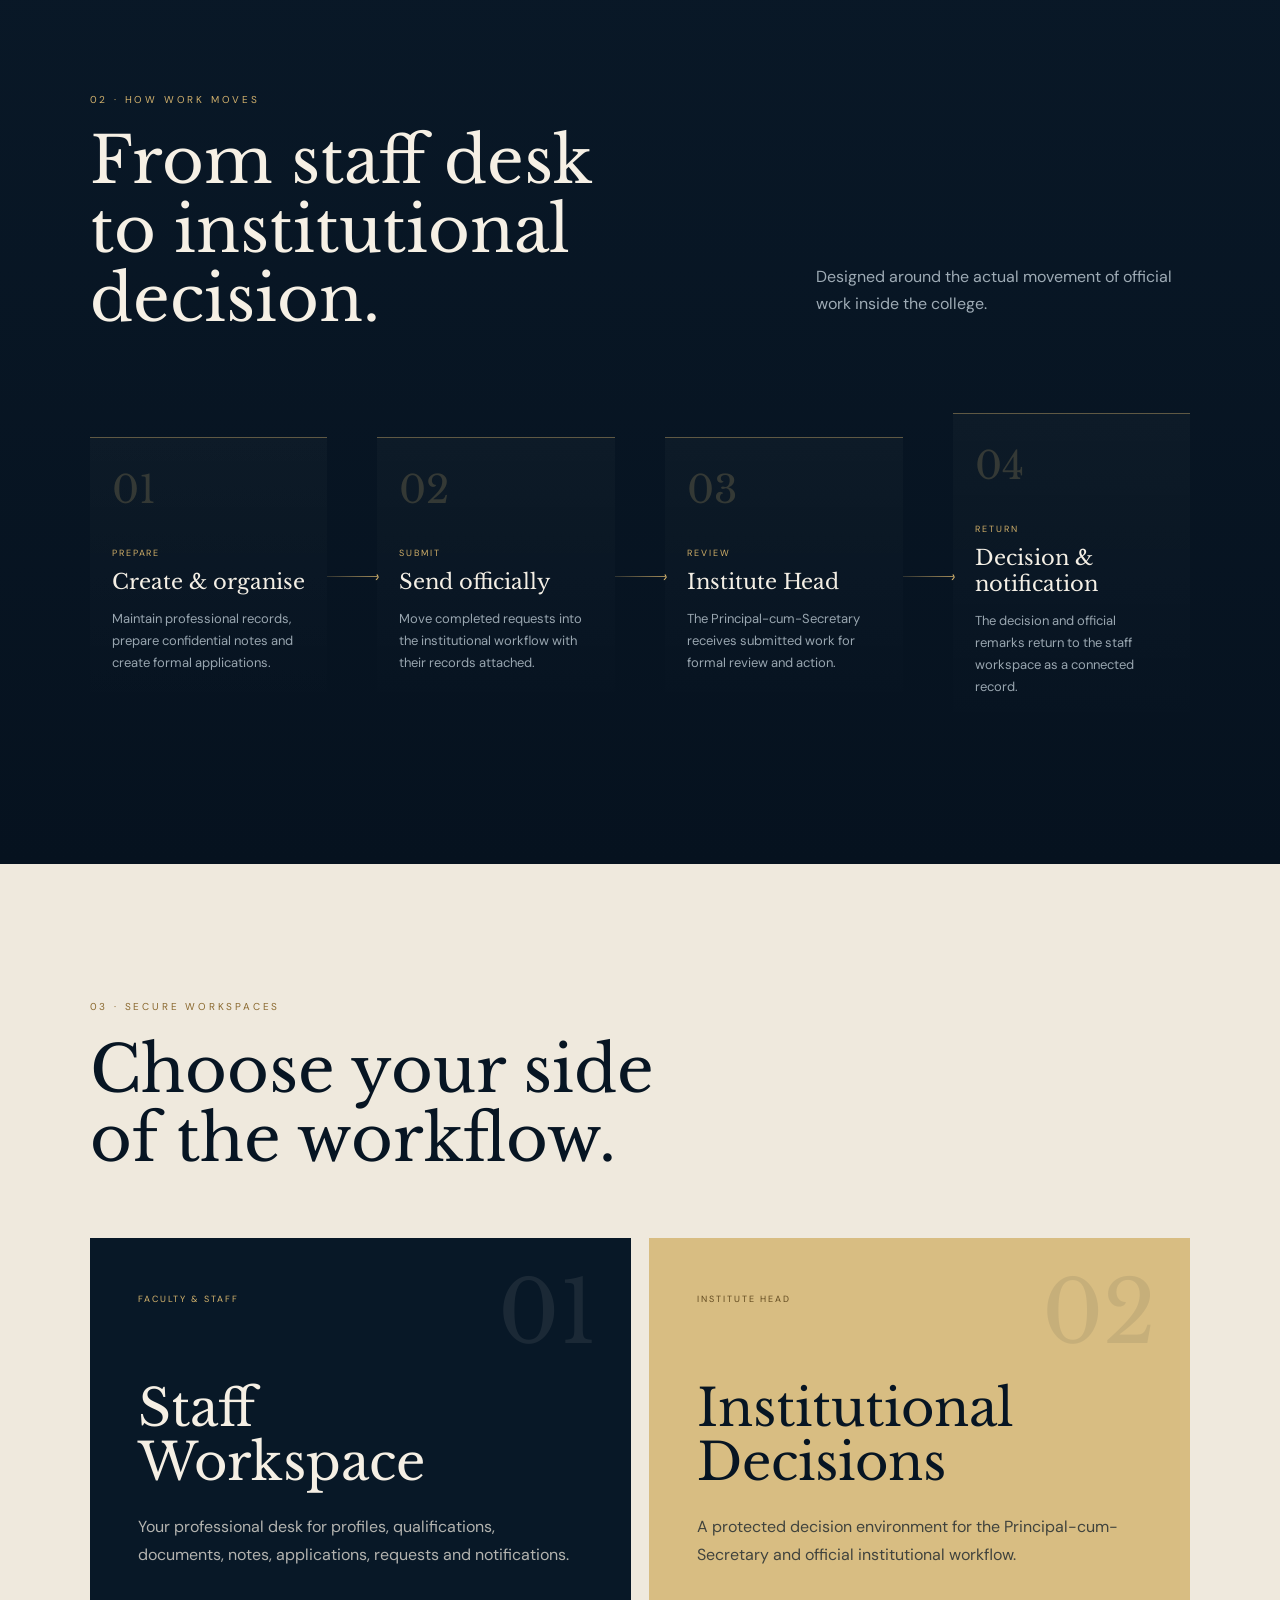
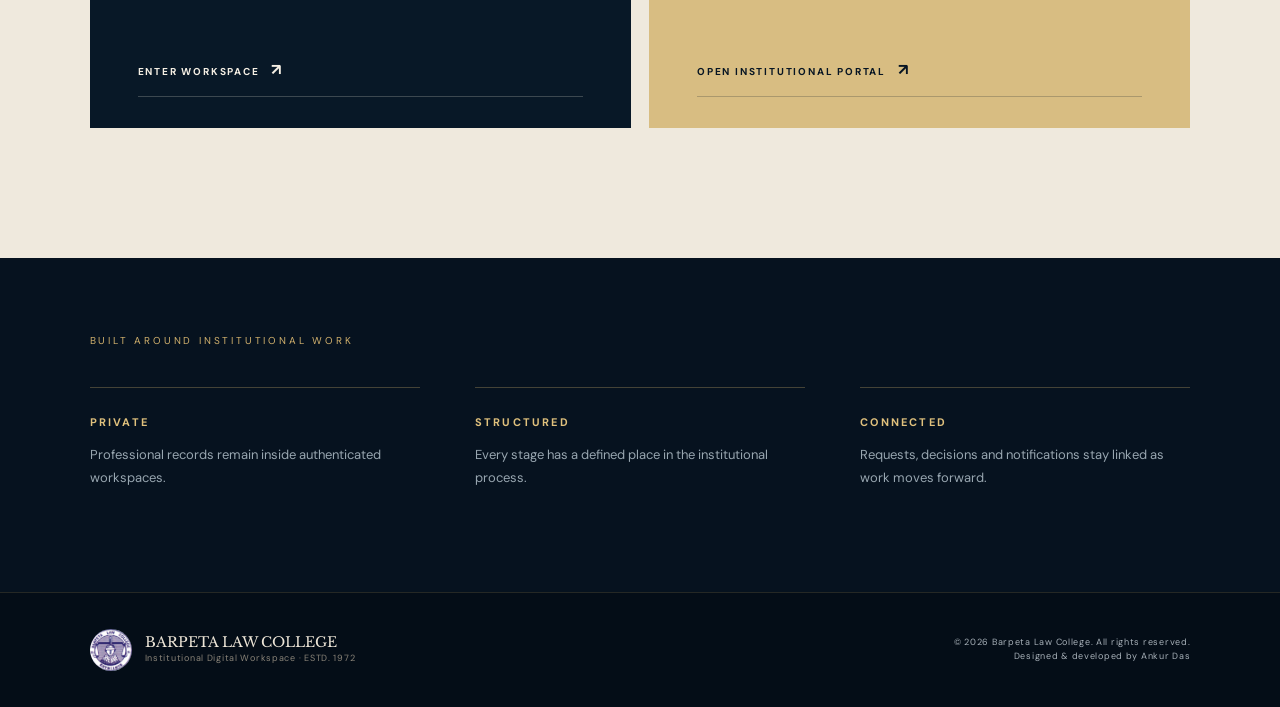
<file: workspace.html>
<!doctype html>
<html lang="en"><head><meta charset="utf-8"><meta name="viewport" content="width=device-width,initial-scale=1">
<title>Workspace | Barpeta Law College</title><link rel="stylesheet" href="blc-back.css?v=20260921a"><meta name="description" content="Barpeta Law College institutional workspace.">
<link rel="icon" href="assets/barpeta-law-college-logo.jpg"><link rel="preconnect" href="https://fonts.googleapis.com"><link rel="preconnect" href="https://fonts.gstatic.com" crossorigin>
<link href="https://fonts.googleapis.com/css2?family=DM+Sans:wght@400;500;600;700&family=Libre+Baskerville:wght@400;700&display=swap" rel="stylesheet">
<link rel="stylesheet" href="home-2026.css?v=20260920premium1"><link rel="stylesheet" href="workspace-2026.css?v=20260920a"></head>
<body class="workspace-page has-blc-back"><a class="blc-back-arrow" href="index.html" aria-label="Back to Home" title="Back"><span>←</span></a><header class="site-head"><a class="home-brand" href="index.html"><img src="assets/barpeta-law-college-logo.jpg" alt="Barpeta Law College logo"><span class="brand-wordmark"><small>ESTD. 1972 · BARPETA, ASSAM</small><strong class="gold-trace" data-text="BARPETA LAW COLLEGE">BARPETA LAW COLLEGE</strong><i class="brand-trace" aria-hidden="true"></i></span></a><button class="nav-toggle" aria-label="Menu">☰</button><nav><a href="index.html">Home</a><a href="about.html">About</a><a href="contact.html">Contact</a><a class="active" href="workspace.html">Workspace</a><a class="portal-nav" href="portal.html">Institutional Portal <b>↗</b></a></nav></header>
<main><section class="workspace-film"><video autoplay muted playsinline preload="auto"><source src="assets/blc-workspace-cinematic.mp4" type="video/mp4"></video><div class="wf-vignette"></div><div class="wf-copy"><span>BARPETA LAW COLLEGE · DIGITAL CAMPUS</span><h1>WORKSPACE</h1><i></i><p>Institutional work, connected.</p></div><a class="wf-scroll" href="#workspaceIntro">DISCOVER THE WORKSPACE <b>↓</b></a></section>
<section class="workspace-intro" id="workspaceIntro"><div class="intro-index">01</div><div class="intro-heading"><span>THE DIGITAL WORKSPACE</span><h2>One system.<br><em>A continuous institutional flow.</em></h2></div><p class="intro-lead">A focused digital environment connecting professional records, internal correspondence, applications, requests and institutional decisions—without losing context between one stage and the next.</p></section>
<section class="workflow"><div class="flow-head"><span>02 · HOW WORK MOVES</span><h2>From staff desk<br>to institutional decision.</h2><p>Designed around the actual movement of official work inside the college.</p></div><div class="flow-track"><article><b>01</b><span>PREPARE</span><h3>Create & organise</h3><p>Maintain professional records, prepare confidential notes and create formal applications.</p></article><i></i><article><b>02</b><span>SUBMIT</span><h3>Send officially</h3><p>Move completed requests into the institutional workflow with their records attached.</p></article><i></i><article><b>03</b><span>REVIEW</span><h3>Institute Head</h3><p>The Principal-cum-Secretary receives submitted work for formal review and action.</p></article><i></i><article><b>04</b><span>RETURN</span><h3>Decision & notification</h3><p>The decision and official remarks return to the staff workspace as a connected record.</p></article></div></section>
<section class="workspace-access"><div class="access-head"><span>03 · SECURE WORKSPACES</span><h2>Choose your side<br>of the workflow.</h2></div><div class="access-grid"><a class="access-card staff-card" href="staff.html"><div class="access-no">01</div><small>FACULTY & STAFF</small><h3>Staff<br>Workspace</h3><p>Your professional desk for profiles, qualifications, documents, notes, applications, requests and notifications.</p><span class="access-enter">ENTER WORKSPACE <b>↗</b></span><i class="access-line"></i></a><a class="access-card head-card" href="portal.html"><div class="access-no">02</div><small>INSTITUTE HEAD</small><h3>Institutional<br>Decisions</h3><p>A protected decision environment for the Principal-cum-Secretary and official institutional workflow.</p><span class="access-enter">OPEN INSTITUTIONAL PORTAL <b>↗</b></span><i class="access-line"></i></a></div></section>
<section class="workspace-principles"><span>BUILT AROUND INSTITUTIONAL WORK</span><div><article><b>PRIVATE</b><p>Professional records remain inside authenticated workspaces.</p></article><article><b>STRUCTURED</b><p>Every stage has a defined place in the institutional process.</p></article><article><b>CONNECTED</b><p>Requests, decisions and notifications stay linked as work moves forward.</p></article></div></section></main><footer class="workspace-footer"><div><img src="assets/barpeta-law-college-logo.jpg" alt=""><span><b>BARPETA LAW COLLEGE</b><small>Institutional Digital Workspace · ESTD. 1972</small></span></div><p>© 2026 Barpeta Law College. All rights reserved.<br><small>Designed &amp; developed by <strong>Ankur Das</strong></small></p></footer>
<script>document.querySelector('.nav-toggle')?.addEventListener('click',()=>document.querySelector('.site-head nav')?.classList.toggle('open'));const f=document.querySelector('.workspace-film'),v=f?.querySelector('video');if(v){const r=()=>{const d=v.duration||10;f.classList.toggle('reveal',v.currentTime>Math.max(1.8,d*.32));};v.addEventListener('timeupdate',r);v.addEventListener('ended',()=>f.classList.add('reveal'));}</script>
</body></html>
</file>
<file: home-2026.css>
:root{--navy:#0b1d38;--ink:#111b29;--paper:#f4f2ec;--gold:#a78a4c;--line:#ddd7cb}*{box-sizing:border-box}html{scroll-behavior:smooth}body{margin:0;background:var(--paper);color:var(--ink);font-family:"DM Sans",sans-serif}.site-head{height:88px;padding:0 max(28px,calc((100vw - 1220px)/2));display:flex;align-items:center;justify-content:space-between;background:#f8f7f3;border-bottom:1px solid var(--line);position:relative;z-index:10}.home-brand{display:flex;align-items:center;gap:12px;text-decoration:none;color:var(--ink)}.home-brand img{width:47px;height:47px;border-radius:50%;object-fit:cover}.home-brand span{display:flex;flex-direction:column}.home-brand small{font-size:7px;font-weight:800;letter-spacing:.18em;color:#88754d}.home-brand strong{font-family:"Libre Baskerville",serif;font-size:17px;margin-top:3px}.site-head nav{display:flex;align-items:center;gap:27px}.site-head nav a{text-decoration:none;color:#625e56;font-size:11px;font-weight:700}.site-head nav a.active{color:#111}.portal-nav{border:1px solid #bdb6a8;padding:11px 14px;border-radius:7px;color:var(--navy)!important}.portal-nav b{margin-left:8px}.nav-toggle{display:none;border:0;background:none;font-size:22px}.home-hero{min-height:570px;max-width:1220px;margin:auto;display:grid;grid-template-columns:1fr 270px;align-items:center;gap:70px;position:relative;padding:65px 30px;overflow:hidden}.hero-no{position:absolute;right:210px;top:5px;font-family:"Libre Baskerville";font-size:220px;color:#ebe7dd;z-index:-1}.eyebrow,.section-title>span,.invite-copy>span,.quick>div>span{font-size:9px;font-weight:850;letter-spacing:.2em;color:#8d7950}.hero-copy h1{font-family:"Libre Baskerville",serif;font-size:61px;line-height:1.08;margin:16px 0 20px;letter-spacing:-.035em}.hero-copy h1 em{font-weight:400;color:#88734a}.hero-copy>p{font-size:14px;line-height:1.7;color:#706a60;max-width:610px}.hero-actions{display:flex;gap:10px;margin-top:31px}.hero-actions a,.invite-copy>a{text-decoration:none;border:1px solid #cfc8bb;padding:13px 16px;border-radius:7px;color:#252525;font-size:11px;font-weight:750}.hero-actions a:first-child,.invite-copy>a{background:var(--navy);color:#fff;border-color:var(--navy)}.hero-actions b{margin-left:18px}.hero-side{border-left:1px solid #cbc4b6;padding-left:28px}.law-symbol{font-family:"Libre Baskerville";font-size:60px;color:#a58c59;margin-bottom:32px}.hero-side span{display:block;font-size:8px;letter-spacing:.17em;color:#938464;font-weight:800}.hero-side strong{display:block;font-size:12px;margin:6px 0 14px}.hero-side p{font-size:10px;line-height:1.6;color:#807a70}.campus-strip{height:57px;background:var(--navy);color:#c7b98f;display:flex;align-items:center;justify-content:center;gap:7vw;font-size:8px;font-weight:800;letter-spacing:.17em}.workspace{max-width:1220px;margin:auto;padding:105px 30px}.section-title{display:grid;grid-template-columns:1fr 1.2fr 1fr;gap:35px;align-items:end;margin-bottom:35px}.section-title h2{font-family:"Libre Baskerville";font-size:34px;margin:0}.section-title p{font-size:11px;line-height:1.6;color:#777064;margin:0}.workspace-grid{display:grid;grid-template-columns:1.3fr .7fr;gap:14px}.feature-large,.feature-stack article{position:relative;border-radius:15px;overflow:hidden}.feature-large{min-height:410px;background:linear-gradient(135deg,#0b1d38,#15365f);color:#fff;padding:43px}.feature-large>span,.feature-stack span{font-size:8px;letter-spacing:.18em;font-weight:850;color:#cbb98a}.feature-large h3{font-family:"Libre Baskerville";font-size:35px;line-height:1.2;margin:75px 0 14px}.feature-large p{font-size:11px;line-height:1.65;color:#c7cfda;max-width:480px}.feature-large a{position:absolute;bottom:38px;color:#fff;text-decoration:none;font-size:10px;font-weight:800}.feature-index{position:absolute;right:35px;top:25px;font-family:"Libre Baskerville";font-size:100px;color:rgba(255,255,255,.06)}.feature-stack{display:grid;gap:14px}.feature-stack article{background:#fff;border:1px solid var(--line);padding:28px}.feature-stack h3{font-family:"Libre Baskerville";font-size:20px;margin:32px 0 9px}.feature-stack p{font-size:10px;line-height:1.6;color:#777}.feature-stack b{position:absolute;right:24px;top:24px;font-size:10px;color:#aaa08d}.portal-invite{background:#101a29;color:#fff;min-height:520px;display:grid;grid-template-columns:.8fr 1.2fr;align-items:center;padding:70px max(30px,calc((100vw - 1160px)/2));gap:70px}.invite-copy h2{font-family:"Libre Baskerville";font-size:42px;line-height:1.18;margin:14px 0}.invite-copy p{font-size:11px;line-height:1.7;color:#aeb6c2;max-width:400px;margin-bottom:30px}.invite-visual{height:360px;position:relative}.orbit{position:absolute;border:1px solid rgba(255,255,255,.12);border-radius:50%;left:50%;top:50%;transform:translate(-50%,-50%)}.orbit.one{width:330px;height:330px}.orbit.two{width:230px;height:230px}.invite-center{position:absolute;left:50%;top:50%;transform:translate(-50%,-50%);width:155px;height:155px;border-radius:50%;background:#f0ede5;color:#132033;display:grid;place-content:center;text-align:center}.invite-center small{font-family:"Libre Baskerville";font-size:22px}.invite-center strong{font-size:9px;letter-spacing:.1em;margin:7px 0}.invite-center span{font-size:6px;letter-spacing:.17em;color:#88754d}.role{position:absolute;background:#18263a;border:1px solid #344157;border-radius:10px;padding:14px 17px;min-width:180px}.role small{color:#bba46e;font-size:8px}.role b{display:block;font-family:"Libre Baskerville";font-size:14px;margin:5px 0}.role span{font-size:8px;color:#8f9bac}.role-a{left:4%;top:18%}.role-b{right:1%;bottom:16%}.quick{max-width:1160px;margin:0 auto;padding:95px 30px;display:grid;grid-template-columns:1.2fr repeat(3,1fr);gap:12px;align-items:stretch}.quick h2{font-family:"Libre Baskerville";font-size:31px;margin:10px 0}.quick>a{background:#fff;border:1px solid var(--line);border-radius:12px;padding:21px;text-decoration:none;color:#222;position:relative;min-height:125px}.quick>a small{font-size:7px;letter-spacing:.17em;color:#97835a;font-weight:850}.quick>a b{display:block;font-family:"Libre Baskerville";font-size:14px;margin-top:28px}.quick>a i{position:absolute;right:17px;bottom:17px;font-style:normal}footer{border-top:1px solid var(--line);padding:28px max(30px,calc((100vw - 1160px)/2));display:flex;justify-content:space-between;align-items:center;background:#eeece5}footer>div{display:flex;align-items:center;gap:10px}footer img{width:34px;height:34px;border-radius:50%}footer span{display:flex;flex-direction:column}footer b{font-size:10px}footer small,footer p{font-size:8px;color:#898378;line-height:1.6}footer p{text-align:right}@media(max-width:800px){.site-head{height:auto;padding:16px 20px}.nav-toggle{display:block}.site-head nav{display:none;position:absolute;left:0;right:0;top:80px;background:#fff;padding:20px;flex-direction:column;align-items:flex-start}.site-head nav.show{display:flex}.home-hero{grid-template-columns:1fr;min-height:auto;padding-top:80px}.hero-copy h1{font-size:42px}.hero-side{display:none}.section-title,.workspace-grid,.portal-invite,.quick{grid-template-columns:1fr}.campus-strip{gap:20px;overflow:hidden;justify-content:flex-start;padding:0 20px}.invite-visual{height:330px}.quick{padding-top:60px}footer{flex-direction:column;gap:15px;align-items:flex-start}footer p{text-align:left}}.campus-showcase{max-width:1220px;margin:0 auto;padding:95px 30px 55px;display:grid;grid-template-columns:.82fr 1.18fr;gap:75px;align-items:center}.campus-copy>span{font-size:9px;font-weight:850;letter-spacing:.2em;color:#8d7950}.campus-copy h2{font-family:"Libre Baskerville",serif;font-size:39px;line-height:1.18;margin:14px 0 19px}.campus-copy>p{font-size:11px;line-height:1.75;color:#716b61}.campus-detail{border-left:2px solid #b29a65;padding-left:15px;margin:21px 0!important}.degree-pills{display:flex;gap:7px;flex-wrap:wrap;margin:18px 0}.degree-pills b{font-size:9px;border:1px solid #d6d0c4;background:#fff;padding:8px 10px;border-radius:20px}.campus-copy>a{display:inline-block;margin-top:8px;text-decoration:none;color:#fff;background:#0b1d38;border-radius:7px;padding:12px 15px;font-size:10px;font-weight:800}.campus-stack{height:440px;position:relative}.stack-frame{position:absolute;inset:0 75px 0 0;border-radius:18px;overflow:hidden;background:#18202a;box-shadow:0 22px 55px rgba(23,29,36,.18);z-index:3;transform:rotate(-.7deg)}.stack-slide{position:absolute;inset:0;width:100%;height:100%;object-fit:cover;opacity:0;transform:scale(1.035);filter:saturate(.9) contrast(1.03) brightness(.96);transition:opacity .8s ease,transform 4.6s ease}.stack-slide.active{opacity:1;transform:scale(1)}.stack-shade{position:absolute;inset:0;background:linear-gradient(180deg,transparent 55%,rgba(5,14,25,.66));z-index:2}.stack-meta{position:absolute;left:24px;right:24px;bottom:20px;z-index:4;display:flex;justify-content:space-between;color:#fff;align-items:end}.stack-meta span{font-size:9px;letter-spacing:.16em;font-weight:800}.stack-meta b{font-size:10px}.stack-back{position:absolute;border:1px solid #c7c1b5;border-radius:17px;background:#d9d5ca;right:25px;top:28px;bottom:28px;width:76%;z-index:1;transform:rotate(2.3deg);box-shadow:0 12px 30px rgba(30,30,30,.08)}.stack-back.back-two{right:0;top:56px;bottom:56px;transform:rotate(4.5deg);background:#c7c3b9;z-index:0}.stack-controls{position:absolute;right:90px;bottom:18px;z-index:5;display:flex;gap:7px}.stack-controls button{width:35px;height:35px;border-radius:50%;border:1px solid rgba(255,255,255,.65);background:rgba(8,18,31,.58);color:#fff;cursor:pointer;backdrop-filter:blur(5px)}.campus-facts{max-width:1160px;margin:0 auto 95px;display:grid;grid-template-columns:repeat(4,1fr);border-top:1px solid #d9d3c7;border-bottom:1px solid #d9d3c7}.campus-facts article{padding:24px 20px;border-right:1px solid #d9d3c7}.campus-facts article:last-child{border-right:0}.campus-facts small{display:block;font-size:7px;font-weight:850;letter-spacing:.17em;color:#9a8354}.campus-facts strong{display:block;font-family:"Libre Baskerville";font-size:15px;margin:8px 0}.campus-facts span{font-size:8px;line-height:1.5;color:#80796d}.invite-center img{width:49px;height:49px;border-radius:50%;object-fit:cover;margin:0 auto 5px;border:1px solid #c9c1b0}.invite-center small{display:none}@media(max-width:800px){.campus-showcase{grid-template-columns:1fr;gap:35px;padding-top:65px}.campus-stack{height:350px}.stack-frame{right:35px}.stack-back{right:10px}.stack-back.back-two{right:0}.campus-facts{grid-template-columns:1fr 1fr;margin:0 20px 60px}.campus-facts article:nth-child(2){border-right:0}.campus-facts article:nth-child(-n+2){border-bottom:1px solid #d9d3c7}}.campus-cinema{height:min(720px,72vw);min-height:520px;position:relative;background:#0d1827;color:#fff;overflow:hidden}.campus-cinema-stage{position:absolute;inset:0}.cinema-slide{position:absolute;inset:0;width:100%;height:100%;object-fit:cover;opacity:0;transform:scale(1.025);filter:saturate(.92) contrast(1.04) brightness(.9);transition:opacity 1.5s ease,transform 20s linear}.cinema-slide.active{opacity:1;transform:scale(1.07)}.cinema-overlay{position:absolute;inset:0;background:linear-gradient(90deg,rgba(7,17,31,.76) 0%,rgba(7,17,31,.45) 34%,rgba(7,17,31,.08) 68%,rgba(7,17,31,.18) 100%),linear-gradient(0deg,rgba(5,13,24,.5),transparent 42%)}.campus-cinema-copy{position:absolute;z-index:3;left:max(30px,calc((100vw - 1160px)/2));top:50%;transform:translateY(-50%);max-width:490px}.campus-cinema-copy>span{font-size:9px;font-weight:850;letter-spacing:.22em;color:#d4bd85}.campus-cinema-copy h2{font-family:"Libre Baskerville";font-size:51px;line-height:1.08;margin:15px 0 12px}.campus-cinema-copy p{font-size:13px;color:#d3d7dd;margin:0 0 25px}.campus-cinema-copy a{display:inline-block;text-decoration:none;color:#172033;background:#f3efe5;border-radius:7px;padding:12px 15px;font-size:10px;font-weight:800}.cinema-caption{position:absolute;z-index:4;right:max(30px,calc((100vw - 1160px)/2));bottom:34px;display:flex;gap:25px;align-items:center;font-size:9px;letter-spacing:.14em}.cinema-caption span{font-weight:800}.cinema-caption b{color:#d4bd85}.cinema-progress{position:absolute;z-index:4;left:max(30px,calc((100vw - 1160px)/2));right:max(30px,calc((100vw - 1160px)/2));bottom:20px;height:1px;background:rgba(255,255,255,.25);overflow:hidden}.cinema-progress i{display:block;height:100%;width:100%;background:#fff;transform-origin:left;animation:cinemaTimer 20s linear forwards}@keyframes cinemaTimer{from{transform:scaleX(0)}to{transform:scaleX(1)}}@media(max-width:800px){.campus-cinema{height:600px}.campus-cinema-copy{left:24px;right:24px;top:auto;bottom:70px;transform:none}.campus-cinema-copy h2{font-size:37px}.cinema-caption{right:24px;bottom:28px}.cinema-progress{left:24px;right:24px;bottom:17px}}.cinema-nav{position:absolute;z-index:6;top:50%;transform:translateY(-50%);width:44px;height:44px;border-radius:50%;border:1px solid rgba(255,255,255,.5);background:rgba(7,17,31,.35);color:#fff;font-size:18px;cursor:pointer;backdrop-filter:blur(8px);opacity:.78;transition:.2s}.cinema-nav:hover{background:rgba(7,17,31,.65);opacity:1}.cinema-prev{left:22px}.cinema-next{right:22px}.cinema-dots{position:absolute;z-index:6;left:50%;bottom:31px;transform:translateX(-50%);display:flex;gap:8px}.cinema-dots button{width:22px;height:3px;border:0;padding:0;border-radius:4px;background:rgba(255,255,255,.35);cursor:pointer;transition:.25s}.cinema-dots button.active{width:38px;background:#fff}@media(max-width:800px){.cinema-nav{width:38px;height:38px}.cinema-prev{left:12px}.cinema-next{right:12px}.cinema-dots{bottom:30px}.cinema-caption span{display:none}}
/* Per-slide focal points: keep important campus content inside the cinematic crop. */
.cinema-slide:nth-of-type(1){object-position:center 38%}
.cinema-slide:nth-of-type(2){object-position:center 66%}
.cinema-slide:nth-of-type(3){object-position:center 50%}
.cinema-slide:nth-of-type(4){object-position:center 67%}
.cinema-slide:nth-of-type(5){object-position:center 62%}
@media(max-width:800px){.cinema-slide:nth-of-type(1){object-position:center 36%}.cinema-slide:nth-of-type(2){object-position:center 62%}.cinema-slide:nth-of-type(3){object-position:center 50%}.cinema-slide:nth-of-type(4){object-position:center 63%}.cinema-slide:nth-of-type(5){object-position:center 58%}}

/* Final cinematic campus framing — tuned to show each photograph's subject, not excess sky. */
.campus-cinema-stage{background:#081321}
.cinema-slide{transform:scale(1.008);transition:opacity 1.35s ease,transform 20s linear}
.cinema-slide.active{transform:scale(1.025)}
.cinema-slide:nth-of-type(1){object-position:center 34%}
.cinema-slide:nth-of-type(2){object-position:center 78%}
.cinema-slide:nth-of-type(3){object-position:center 50%}
.cinema-slide:nth-of-type(4){object-position:center 82%}
.cinema-slide:nth-of-type(5){object-position:center 76%}
@media(max-width:800px){
 .cinema-slide{transform:scale(1.005)}
 .cinema-slide.active{transform:scale(1.018)}
 .cinema-slide:nth-of-type(1){object-position:center 31%}
 .cinema-slide:nth-of-type(2){object-position:center 74%}
 .cinema-slide:nth-of-type(3){object-position:center 50%}
 .cinema-slide:nth-of-type(4){object-position:center 78%}
 .cinema-slide:nth-of-type(5){object-position:center 72%}
}

/* Principal's Perspective */
.principal-feature{max-width:1160px;margin:0 auto;padding:110px 30px;display:grid;grid-template-columns:360px 1fr;gap:82px;align-items:start}.principal-photo{overflow:hidden;border:1px solid #d4ccbb;border-radius:13px;background:#e9e5dc;box-shadow:0 18px 45px rgba(20,28,38,.09)}.principal-photo img{display:block;width:100%;height:auto}.principal-identity{padding:21px 3px 20px;border-bottom:1px solid #d7d0c3}.principal-identity h3{font-family:"Libre Baskerville",serif;font-size:21px;margin:0 0 7px;color:#172238}.principal-identity>span{display:block;font-size:10px;font-weight:700;color:#8d7950;letter-spacing:.04em}.principal-identity>p{font-family:"Libre Baskerville",serif;font-size:10px;color:#706a60;margin:9px 0 18px}.principal-identity small{display:block;font-size:7px;font-weight:850;letter-spacing:.2em;color:#9a8354;margin-bottom:7px}.principal-identity .expertise{font-family:"DM Sans",sans-serif;font-size:9px;line-height:1.65;margin:0;color:#716b61}.principal-message{padding-top:6px}.principal-kicker{display:block;font-size:9px;font-weight:850;letter-spacing:.22em;color:#9a8354}.principal-sub{display:block;margin-top:7px;font-family:"Libre Baskerville",serif;font-style:italic;font-size:11px;color:#8a847a}.principal-message blockquote{font-family:"Libre Baskerville",serif;font-style:italic;font-weight:400;font-size:24px;line-height:1.55;color:#18263a;margin:35px 0 31px;padding:0 0 0 23px;border-left:2px solid #ae955f;letter-spacing:-.015em}.principal-copy{columns:2;column-gap:38px;column-rule:1px solid #ded8cd}.principal-copy p{break-inside:avoid;font-family:"Libre Baskerville",serif;font-size:11px;line-height:1.9;color:#5e5a53;margin:0 0 18px}@media(max-width:800px){.principal-feature{grid-template-columns:1fr;padding:70px 24px;gap:48px}.principal-profile{max-width:430px}.principal-message blockquote{font-size:20px}.principal-copy{columns:1;column-rule:0}}
/* BLC institutional identity — gold trace, intentionally distinct from a standard shimmer */.home-brand img{width:76px!important;height:76px!important;min-width:76px!important;border-radius:50%;object-fit:cover;box-shadow:0 0 0 1px rgba(153,124,65,.28),0 6px 20px rgba(19,29,44,.08);animation:sealArrival .85s cubic-bezier(.2,.75,.25,1) both}.home-brand{gap:16px!important}.brand-wordmark{position:relative;display:flex!important;flex-direction:column;align-items:flex-start;padding-bottom:7px}.brand-wordmark small{letter-spacing:.17em!important;color:#8d7950!important}.brand-wordmark .gold-trace{position:relative;display:block;color:#10223d!important;font-size:17px!important;letter-spacing:.045em;line-height:1.15;white-space:nowrap}.brand-wordmark .gold-trace:after{content:attr(data-text);position:absolute;inset:0;color:transparent;background:linear-gradient(110deg,transparent 0%,transparent 42%,#a47d34 47%,#f0d89b 50%,#a47d34 53%,transparent 58%,transparent 100%);background-size:320% 100%;background-position:160% 0;-webkit-background-clip:text;background-clip:text;animation:goldTrace 7s cubic-bezier(.45,0,.2,1) infinite;pointer-events:none}.brand-trace{position:absolute;left:0;bottom:0;height:1px;width:100%;overflow:hidden;background:rgba(164,125,52,.16)}.brand-trace:after{content:"";position:absolute;left:0;top:0;height:1px;width:31%;background:linear-gradient(90deg,transparent,#b28b42,#ead49c,#b28b42,transparent);animation:traceLine 7s cubic-bezier(.45,0,.2,1) infinite}@keyframes goldTrace{0%,7%{background-position:160% 0}28%{background-position:-60% 0}29%,100%{background-position:-60% 0}}@keyframes traceLine{0%,7%{transform:translateX(-110%);opacity:0}9%{opacity:1}28%{transform:translateX(330%);opacity:1}30%,100%{transform:translateX(330%);opacity:0}}@keyframes sealArrival{from{opacity:0;transform:scale(.94)}to{opacity:1;transform:scale(1)}}@media(max-width:800px){.home-brand img{width:58px!important;height:58px!important;min-width:58px!important}.home-brand{gap:10px!important}.brand-wordmark .gold-trace{font-size:12px!important}.brand-wordmark small{font-size:6px!important}}@media(prefers-reduced-motion:reduce){.home-brand img,.brand-wordmark .gold-trace:after,.brand-trace:after{animation:none!important}}/* Persistent BLC wordmark effect: full-text animated spectral-gold flow */.brand-wordmark .gold-trace{color:transparent!important;background:linear-gradient(115deg,#10223d 0%,#10223d 20%,#8c682d 34%,#f0d38b 43%,#fff3c8 49%,#c79b4b 56%,#10223d 72%,#10223d 100%);background-size:240% 100%;-webkit-background-clip:text;background-clip:text;animation:blcFullFlow 4.2s linear infinite}.brand-wordmark .gold-trace:after{content:none!important}.brand-trace:after{width:42%;animation:blcUnderlineFlow 4.2s linear infinite}@keyframes blcFullFlow{0%{background-position:160% 0}100%{background-position:-140% 0}}@keyframes blcUnderlineFlow{0%{transform:translateX(-120%);opacity:.2}18%{opacity:1}82%{opacity:1}100%{transform:translateX(300%);opacity:.2}}/* Unified premium navigation treatment */.site-head nav{display:flex;align-items:center;gap:7px}.site-head nav>a{position:relative;padding:11px 14px!important;border-radius:10px;text-decoration:none;transition:background .25s ease,color .25s ease,transform .25s ease!important}.site-head nav>a:not(.portal-nav):after{content:"";position:absolute;left:14px;right:14px;bottom:6px;height:1px;background:#b38a42;transform:scaleX(0);transform-origin:center;transition:transform .28s ease}.site-head nav>a:not(.portal-nav):hover{background:rgba(16,34,61,.045);transform:translateY(-1px)}.site-head nav>a:not(.portal-nav):hover:after,.site-head nav>a.active:after{transform:scaleX(1)}.site-head nav>a.active{color:#10223d;background:rgba(179,138,66,.075)}.site-head nav .portal-nav{margin-left:7px!important;padding:13px 17px!important;border:1px solid rgba(155,129,78,.55)!important;background:linear-gradient(135deg,#fffdfa,#f5f0e5)!important;box-shadow:0 5px 18px rgba(31,38,48,.05);color:#10223d!important}.site-head nav .portal-nav:hover{transform:translateY(-2px);border-color:#a78342!important;box-shadow:0 9px 24px rgba(31,38,48,.09)}.site-head nav .portal-nav b{display:inline-block;margin-left:8px;transition:transform .25s ease}.site-head nav .portal-nav:hover b{transform:translate(2px,-2px)}@media(max-width:800px){.site-head nav{gap:3px}.site-head nav>a{border-radius:7px}.site-head nav .portal-nav{margin-left:0!important}}

/* Full-home legal education art surface */
body.home-page{position:relative;background:#091525}
body.home-page::before{content:"";position:fixed;inset:0;z-index:-2;background:url("assets/blc-law-home-bg.png") center top/cover no-repeat;filter:saturate(.82) contrast(1.03);transform:scale(1.01)}
body.home-page::after{content:"";position:fixed;inset:0;z-index:-1;background:linear-gradient(180deg,rgba(7,19,34,.76) 0%,rgba(10,24,42,.67) 34%,rgba(244,241,233,.88) 64%,rgba(8,22,39,.84) 100%);pointer-events:none}
body.home-page main{position:relative;isolation:isolate}
body.home-page main>section{background-color:rgba(244,241,233,.84)!important;backdrop-filter:blur(1.5px);-webkit-backdrop-filter:blur(1.5px)}
body.home-page main>section:first-child{background:linear-gradient(90deg,rgba(7,19,34,.86),rgba(7,19,34,.54),rgba(7,19,34,.2))!important;color:#fff}
body.home-page .institutional-portal-section,body.home-page [class*="portal-section"]{background-color:rgba(7,19,34,.90)!important}
@media(max-width:800px){body.home-page::before{background-position:62% top}body.home-page main>section{backdrop-filter:none;-webkit-backdrop-filter:none}}
@media(prefers-reduced-motion:reduce){body.home-page::before{transform:none}}


/* Refined legal-art background treatment */
body.home-page::before{background-image:url("assets/blc-law-home-bg.png")!important;background-position:center top!important;background-size:cover!important;opacity:.30!important;filter:saturate(.72) contrast(1.05) brightness(.72)!important}
body.home-page::after{background:linear-gradient(180deg,rgba(7,19,34,.74) 0%,rgba(7,19,34,.58) 18%,rgba(244,241,233,.96) 42%,rgba(244,241,233,.985) 72%,rgba(7,19,34,.91) 100%)!important}
body.home-page main>section{background:#f4f1e9!important;backdrop-filter:none!important;-webkit-backdrop-filter:none!important}
body.home-page main>section:first-child{background:linear-gradient(90deg,rgba(6,18,33,.94) 0%,rgba(6,18,33,.86) 48%,rgba(6,18,33,.63) 100%)!important}
body.home-page .campus-cinema,body.home-page .principal-section,body.home-page [class*="principal"],body.home-page .cream{background:#f4f1e9!important}
body.home-page .institutional-portal-section,body.home-page [class*="portal-section"]{background:#071527!important}


/* Immersive homepage: legal artwork is the page surface, not a boxed backdrop */
body.home-page{background:#071527!important}
body.home-page::before{opacity:.44!important;filter:saturate(.68) contrast(1.04) brightness(.62)!important;background-attachment:fixed!important}
body.home-page::after{background:linear-gradient(180deg,rgba(5,17,31,.62),rgba(7,21,39,.48) 42%,rgba(7,21,39,.62) 78%,rgba(5,16,29,.82))!important}
body.home-page main>section:not(.campus-cinema){background:transparent!important;box-shadow:none!important}
body.home-page main>section:not(.campus-cinema),body.home-page main>section:not(.campus-cinema) p,body.home-page main>section:not(.campus-cinema) h1,body.home-page main>section:not(.campus-cinema) h2,body.home-page main>section:not(.campus-cinema) h3,body.home-page main>section:not(.campus-cinema) h4,body.home-page main>section:not(.campus-cinema) strong{color:#f3efe5}
body.home-page main>section:not(.campus-cinema) .kicker,body.home-page main>section:not(.campus-cinema) small,body.home-page main>section:not(.campus-cinema) [class*="eyebrow"]{color:#c7a766!important}
body.home-page main>section:not(.campus-cinema) [class*="card"],body.home-page main>section:not(.campus-cinema) [class*="panel"],body.home-page main>section:not(.campus-cinema) [class*="tile"],body.home-page main>section:not(.campus-cinema) [class*="quick"] a{background:rgba(7,21,39,.20)!important;border-color:rgba(218,193,142,.24)!important;box-shadow:none!important;backdrop-filter:blur(2px)}
body.home-page main>section:not(.campus-cinema) [class*="principal"]{background:transparent!important}
body.home-page main>section:not(.campus-cinema) [class*="principal"] img{box-shadow:0 24px 60px rgba(0,0,0,.28)}
body.home-page .campus-cinema{background:#071527!important}
body.home-page .campus-cinema *{color:inherit}
body.home-page footer{background:rgba(5,16,29,.88)!important;color:#d7dce2!important;border-top:1px solid rgba(218,193,142,.18)}
@media(max-width:800px){body.home-page::before{background-attachment:scroll!important;opacity:.36!important}body.home-page main>section:not(.campus-cinema) [class*="card"],body.home-page main>section:not(.campus-cinema) [class*="panel"]{background:rgba(7,21,39,.30)!important}}


/* Premium surface pass — artwork remains visible, content gets deliberate contrast */
body.home-page::before{opacity:.82!important;filter:saturate(.86) contrast(1.06) brightness(.72)!important;background-position:center center!important}
body.home-page::after{background:linear-gradient(180deg,rgba(4,14,27,.38) 0%,rgba(4,14,27,.26) 38%,rgba(4,14,27,.34) 72%,rgba(4,14,27,.56) 100%)!important}
body.home-page .home-hero{min-height:640px!important;background:linear-gradient(90deg,rgba(4,15,29,.78) 0%,rgba(4,15,29,.48) 52%,rgba(4,15,29,.20) 100%)!important}
body.home-page .hero-no{font-size:clamp(76px,10vw,158px)!important;line-height:.82!important;opacity:.13!important;color:#e6c98d!important;top:52px!important;right:9vw!important;z-index:0!important}
body.home-page .hero-copy,body.home-page .hero-side{position:relative;z-index:2}
body.home-page .hero-copy h1{color:#f7f1e6!important;text-shadow:0 3px 28px rgba(0,0,0,.32)}
body.home-page .hero-copy h1 em{color:#d0ad68!important}
body.home-page .hero-copy>p,body.home-page .hero-side p{color:#d8d9d5!important}
body.home-page .hero-actions a:first-child{background:#d6b36d!important;color:#071527!important;border-color:#d6b36d!important;box-shadow:0 12px 34px rgba(0,0,0,.18)!important}
body.home-page .hero-actions a:first-child b{color:#071527!important}
body.home-page .hero-actions a:nth-child(2){background:rgba(5,18,34,.70)!important;color:#fff!important;border:1px solid rgba(232,211,167,.70)!important;box-shadow:0 12px 30px rgba(0,0,0,.16)!important}
body.home-page .hero-actions a:nth-child(2):hover{background:#f2e9d7!important;color:#071527!important}
body.home-page .campus-facts{background:rgba(6,19,35,.74)!important;border-top:1px solid rgba(220,193,137,.22);border-bottom:1px solid rgba(220,193,137,.22)}
body.home-page .campus-facts article{background:transparent!important;border-color:rgba(220,193,137,.18)!important}
body.home-page .principal-feature{background:rgba(7,20,36,.52)!important;border-top:1px solid rgba(220,193,137,.16);border-bottom:1px solid rgba(220,193,137,.16)}
body.home-page .principal-feature p,body.home-page .principal-feature blockquote{color:#e9e4da!important}
body.home-page .principal-identity{background:rgba(5,17,31,.40)!important;padding:24px!important}
body.home-page .campus-strip{background:rgba(5,17,31,.52)!important}
body.home-page .workspace,body.home-page .portal-invite,body.home-page .quick{background:rgba(5,17,31,.34)!important}
body.home-page .workspace-grid article,body.home-page .quick>a,body.home-page .role{background:rgba(7,21,39,.62)!important;border:1px solid rgba(218,193,142,.28)!important;box-shadow:0 16px 40px rgba(0,0,0,.14)!important}
body.home-page .workspace-grid article h3,body.home-page .workspace-grid article p,body.home-page .workspace-grid article a,body.home-page .quick>a b,body.home-page .quick>a i,body.home-page .role b,body.home-page .role span{color:#f5f0e6!important}
body.home-page .workspace-grid article>span,body.home-page .quick>a small,body.home-page .role small{color:#d2b26f!important}
body.home-page .portal-invite .invite-copy>a{background:#d6b36d!important;color:#071527!important}
body.home-page .portal-invite .invite-copy>a b{color:#071527!important}
@media(max-width:800px){body.home-page::before{opacity:.66!important}body.home-page .hero-no{font-size:84px!important;right:20px!important;top:40px!important}.home-hero{min-height:auto!important}}


/* Campus slideshow CTA contrast fix */
body.home-page .campus-cinema .campus-cinema-copy>a{background:#f5f0e6!important;color:#071527!important;border:1px solid #f5f0e6!important;font-weight:700!important}
body.home-page .campus-cinema .campus-cinema-copy>a:hover{background:#d6b36d!important;color:#071527!important;border-color:#d6b36d!important}


/* Cinematic homepage entrance */
.cinematic-intro{position:relative;height:calc(100svh - 84px);min-height:620px;overflow:hidden;background:#030914;color:#f6f0e5;isolation:isolate}
.cinematic-intro-video{position:absolute;inset:0;width:100%;height:100%;object-fit:cover;object-position:center center;background:#030914}
.cinematic-intro-shade{position:absolute;inset:0;background:linear-gradient(180deg,rgba(2,8,16,.08) 0%,rgba(2,8,16,.03) 46%,rgba(2,8,16,.58) 100%);pointer-events:none}
.cinematic-intro-title{position:absolute;left:50%;bottom:11%;transform:translate(-50%,22px);width:min(92%,1100px);text-align:center;opacity:0;transition:opacity 1.4s ease,transform 1.5s cubic-bezier(.2,.75,.2,1);text-shadow:0 3px 28px rgba(0,0,0,.48)}
.cinematic-intro-title span{display:block;margin-bottom:12px;font:600 11px/1.2 "DM Sans",sans-serif;letter-spacing:.32em;color:#d7b873}
.cinematic-intro-title h1{margin:0;font:400 clamp(34px,5.4vw,82px)/1.04 "Libre Baskerville",serif;letter-spacing:.055em;color:#f8f3e9}
.cinematic-intro-title i{display:block;width:0;height:1px;margin:20px auto 0;background:linear-gradient(90deg,transparent,#d8b66e,transparent);transition:width 1.6s ease .35s}
.cinematic-intro.intro-reveal .cinematic-intro-title{opacity:1;transform:translate(-50%,0)}
.cinematic-intro.intro-reveal .cinematic-intro-title i{width:min(420px,48vw)}
.cinematic-intro-scroll{position:absolute;left:50%;bottom:24px;transform:translateX(-50%);display:flex;align-items:center;gap:11px;text-decoration:none;color:#f4eee3;font:600 9px/1 "DM Sans",sans-serif;letter-spacing:.24em;opacity:0;transition:opacity 1s ease .75s}
.cinematic-intro.intro-reveal .cinematic-intro-scroll{opacity:.86}
.cinematic-intro-scroll b{font-size:15px;font-weight:400;animation:introDown 1.8s ease-in-out infinite}
@keyframes introDown{0%,100%{transform:translateY(-2px)}50%{transform:translateY(4px)}}
#homeStory{scroll-margin-top:84px;height:0}
@media(max-width:800px){.cinematic-intro{height:calc(100svh - 72px);min-height:560px}.cinematic-intro-video{object-position:center center}.cinematic-intro-title{bottom:13%;width:88%}.cinematic-intro-title span{font-size:9px;letter-spacing:.22em}.cinematic-intro-title h1{font-size:clamp(30px,9vw,48px);line-height:1.12;letter-spacing:.025em}.cinematic-intro-scroll{bottom:20px;white-space:nowrap}}
@media(prefers-reduced-motion:reduce){.cinematic-intro-title,.cinematic-intro-title i,.cinematic-intro-scroll{transition:none}.cinematic-intro-scroll b{animation:none}}
</file>
<file: blc-back.css>
/* Unified minimal back control for institutional pages */
.blc-back-arrow{
  position:fixed;
  top:10px;
  left:10px;
  z-index:2147483647;
  width:30px;
  height:30px;
  display:grid;
  place-items:center;
  border:1px solid rgba(188,151,75,.42);
  border-radius:50%;
  background:rgba(5,18,28,.82);
  color:#d7aa55;
  text-decoration:none!important;
  box-shadow:0 6px 18px rgba(0,0,0,.16);
  backdrop-filter:blur(8px);
  -webkit-backdrop-filter:blur(8px);
  transition:transform .18s ease,border-color .18s ease,background .18s ease;
}
.blc-back-arrow span{
  display:block;
  font-family:Arial,sans-serif;
  font-size:17px;
  line-height:1;
  transform:translateY(-1px);
}
.blc-back-arrow:hover{
  transform:translateX(-1px);
  border-color:rgba(215,170,85,.78);
  background:rgba(7,25,37,.96);
}
.blc-back-arrow:focus-visible{
  outline:2px solid rgba(215,170,85,.7);
  outline-offset:2px;
}
/* Reserve the tiny top-left corner so the control never covers branding or navigation. */
body.has-blc-back .site-head{padding-left:max(58px,5.5vw)!important}
body.has-blc-back #staffPanel .dash-brand{padding-left:46px!important}
body.has-blc-back .ref-head{padding-left:58px!important}
body.has-blc-back .executive-head{padding-left:max(58px,5.5vw)!important}
@media(max-width:620px){
  .blc-back-arrow{top:8px;left:8px;width:28px;height:28px}
  body.has-blc-back .site-head{padding-left:48px!important}
  body.has-blc-back #staffPanel .dash-brand{padding-left:40px!important}
  body.has-blc-back .ref-head{padding-left:50px!important}
}
</file>
<file: contact-2026.css>
.contact-page{background:#f4f1e9;color:#10223d}.contact-hero{min-height:620px;display:grid;grid-template-columns:.88fr 1.12fr;max-width:1180px;margin:auto;padding:100px 30px 90px;gap:90px;align-items:center}.contact-kicker,.contact-location>div>span{font-size:9px;font-weight:800;letter-spacing:.2em;color:#947a47}.contact-intro h1{font-family:"Libre Baskerville",serif;font-size:64px;line-height:1.02;margin:17px 0 20px}.contact-intro h1 em{font-weight:400;color:#9c7d43}.contact-intro>p{max-width:390px;font-size:13px;line-height:1.75;color:#6e6a61}.contact-rule{width:70px;height:1px;background:#b4965d;margin:28px 0 15px}.contact-note{font-size:9px;line-height:1.6;color:#827b6e;letter-spacing:.04em}.contact-panel{background:#0e213d;color:#fff;border-radius:20px;padding:18px 30px 12px;box-shadow:0 30px 65px rgba(15,29,50,.14)}.contact-panel-head{display:flex;justify-content:space-between;align-items:center;padding:9px 0 22px;border-bottom:1px solid rgba(255,255,255,.13);font-size:8px;letter-spacing:.18em;color:#cdb98d}.contact-method{display:flex;gap:20px;align-items:center;padding:31px 2px;border-bottom:1px solid rgba(255,255,255,.12);color:#fff;text-decoration:none}.contact-method:last-child{border-bottom:0}.email-method{transition:transform .25s ease,background .25s ease}.email-method:hover{transform:translateX(5px)}.contact-icon{width:47px;height:47px;min-width:47px;border:1px solid rgba(219,194,140,.55);border-radius:50%;display:grid;place-items:center}.contact-icon svg{width:19px;height:19px;fill:none;stroke:#e2c98f;stroke-width:1.5;stroke-linecap:round;stroke-linejoin:round}.contact-data{display:flex;flex-direction:column;min-width:0}.contact-data small{font-size:7px;letter-spacing:.17em;color:#bda97e;font-weight:800}.contact-data strong{font-size:17px;margin:7px 0 5px;overflow-wrap:anywhere}.contact-data em{font-size:9px;font-style:normal;color:#9da8b6}.phone-method{cursor:default;user-select:text}.contact-location{background:#fff;display:grid;grid-template-columns:.8fr 1.2fr;gap:80px;padding:85px max(30px,calc((100vw - 1100px)/2));align-items:start}.contact-location h2{font-family:"Libre Baskerville",serif;font-size:37px;line-height:1.15;margin:13px 0}.contact-location address{font-style:normal;border-left:1px solid #c7b589;padding-left:35px}.contact-location address strong{font-family:"Libre Baskerville",serif;font-size:18px}.contact-location address p{font-size:12px;line-height:1.9;color:#6e695f;margin-top:13px}.contact-closing{display:flex;justify-content:space-between;align-items:center;padding:25px max(30px,calc((100vw - 1100px)/2));font-size:8px;letter-spacing:.12em;color:#7b756b}.contact-closing span{font-weight:800;color:#9b7e46}.contact-footer{background:#09182c;color:#fff;padding:30px max(30px,calc((100vw - 1160px)/2));display:flex;justify-content:space-between;align-items:center}.contact-footer-brand{display:flex;align-items:center;gap:12px}.contact-footer-brand img{width:42px;height:42px;border-radius:50%;object-fit:cover}.contact-footer-brand div{display:flex;flex-direction:column;gap:3px}.contact-footer-brand b{font-size:10px;letter-spacing:.08em}.contact-footer-brand span,.contact-footer-right p{font-size:7px;color:#aeb7c3;margin:3px 0}.contact-footer-right{text-align:right}.contact-footer-right b{color:#d7c28f}@media(max-width:800px){.contact-hero{grid-template-columns:1fr;padding-top:65px;gap:45px}.contact-intro h1{font-size:48px}.contact-location{grid-template-columns:1fr;gap:30px}.contact-location address{border-left:0;border-top:1px solid #c7b589;padding:25px 0 0}.contact-footer{flex-direction:column;align-items:flex-start;gap:20px}.contact-footer-right{text-align:left}.contact-data strong{font-size:13px}.contact-closing{align-items:flex-start;gap:15px;flex-direction:column}}.contact-footer{justify-content:flex-start!important;min-height:auto!important;padding-top:28px!important;padding-bottom:28px!important}.contact-footer-right{text-align:left!important}.contact-footer-right p,.contact-footer-right p b{font-size:8px!important;font-weight:500!important;color:#aeb7c3!important;line-height:1.55!important;letter-spacing:0!important;margin:2px 0!important}.contact-footer{justify-content:center!important;text-align:center!important}.contact-footer-right{text-align:center!important;width:100%!important}
/* Landscape college map */
.contact-map{padding:105px max(6vw,28px) 120px;background:#071523;color:#f5efe4}
.map-heading{display:grid;grid-template-columns:1fr 1fr;align-items:end;gap:40px;margin-bottom:45px}
.map-heading>span{grid-column:1/-1;font-size:10px;letter-spacing:.28em;color:#d2b16d}
.map-heading h2{margin:0;font:400 clamp(38px,5vw,68px)/1.06 "Libre Baskerville",serif}.map-heading h2 em{color:#d0b272;font-style:italic}
.map-heading p{margin:0 0 8px;text-align:right;color:#aeb7bf;font-size:12px;letter-spacing:.08em}
.map-frame{position:relative;width:100%;aspect-ratio:16/6.5;min-height:390px;overflow:hidden;border:1px solid rgba(215,183,116,.3);box-shadow:0 28px 70px rgba(0,0,0,.24);background:#0a1724}
.map-frame iframe{display:block;width:100%;height:100%;border:0;filter:saturate(.78) contrast(1.04)}
.map-frame>a{position:absolute;right:22px;bottom:22px;padding:14px 18px;background:#071523;color:#f1e5cb;text-decoration:none;font-size:9px;font-weight:700;letter-spacing:.17em;border:1px solid rgba(222,191,124,.5);box-shadow:0 10px 28px rgba(0,0,0,.25)}
.map-frame>a b{margin-left:7px;color:#d7b66f}
@media(max-width:800px){.contact-map{padding:75px 6% 85px}.map-heading{grid-template-columns:1fr;gap:18px}.map-heading>span{grid-column:auto}.map-heading p{text-align:left}.map-frame{aspect-ratio:4/3;min-height:330px}.map-frame>a{right:12px;bottom:12px}}
</file>
<file: portal.css>
:root{--ink:#111b2a;--navy:#0d213d;--gold:#a98b4d;--paper:#f5f4ef;--line:#ddd8cc}*{box-sizing:border-box}body{margin:0;font-family:"DM Sans",Arial,sans-serif;color:var(--ink);background:#f3f2ed}.portal-gateway{min-height:100vh;display:flex;flex-direction:column;position:relative;overflow:hidden;background:linear-gradient(145deg,#f7f5ef 0%,#ece9df 48%,#f6f4ee 100%)}.portal-gateway:before{content:"§";position:absolute;left:-30px;bottom:-120px;font-family:"Libre Baskerville",serif;font-size:420px;color:rgba(15,35,61,.025);line-height:1;pointer-events:none}.portal-gateway:after{content:"";position:absolute;right:-130px;top:120px;width:420px;height:420px;border:1px solid rgba(169,139,77,.09);border-radius:50%;box-shadow:0 0 0 55px rgba(169,139,77,.025),0 0 0 110px rgba(13,33,61,.018);pointer-events:none}.gateway-top{height:7px;background:linear-gradient(90deg,#0d213d,#9c8047,#0d213d);z-index:2}.gateway-brand{width:min(1120px,calc(100% - 40px));margin:0 auto;padding:38px 0 18px;display:flex;align-items:center;justify-content:center;gap:16px;z-index:2}.gateway-brand img{width:67px;height:67px;border-radius:50%;object-fit:cover;border:1px solid #d3cdbf;box-shadow:0 6px 18px rgba(20,25,30,.08)}.gateway-brand small{display:block;font-size:9px;font-weight:800;letter-spacing:.19em;color:var(--gold);margin-bottom:5px}.gateway-brand h1{font-family:"Libre Baskerville",serif;font-size:27px;margin:0}.gateway-brand p{margin:5px 0 0;color:#756f65;font-size:11px}.gateway-main{width:min(980px,calc(100% - 40px));margin:0 auto;flex:1;display:flex;flex-direction:column;justify-content:center;padding:10px 0 52px;z-index:2}.gateway-heading{text-align:center;margin-bottom:25px}.gateway-heading span{font-size:9px;font-weight:850;letter-spacing:.2em;color:#8c7950}.gateway-heading h2{font-family:"Libre Baskerville",serif;font-size:23px;margin:7px 0 5px}.gateway-heading p{font-size:11px;color:#777;margin:0}.gateway-cards{display:grid;grid-template-columns:1fr 1fr;gap:22px}.gateway-card{min-height:295px;border-radius:16px;position:relative;overflow:hidden;text-decoration:none;color:#fff;box-shadow:0 16px 38px rgba(20,27,37,.14);border:1px solid rgba(255,255,255,.2);transition:transform .2s ease,box-shadow .2s ease}.gateway-card:hover{transform:translateY(-4px);box-shadow:0 23px 50px rgba(20,27,37,.2)}.gateway-card.institute{background:linear-gradient(135deg,#173b67 0%,#102c50 52%,#0b203b 100%)}.gateway-card.staff{background:linear-gradient(135deg,#202c34 0%,#17232c 52%,#101a22 100%)}.gateway-card:before{content:"";position:absolute;inset:0;background:radial-gradient(circle at 82% 15%,rgba(255,255,255,.09),transparent 28%),linear-gradient(115deg,transparent 0 53%,rgba(255,255,255,.025) 53% 54%,transparent 54%)}.gateway-pattern{position:absolute;inset:0;opacity:.08;background-image:repeating-linear-gradient(135deg,transparent 0 22px,rgba(255,255,255,.25) 23px,transparent 24px)}.gateway-card-content{position:absolute;inset:0;padding:30px;display:flex;flex-direction:column;align-items:center;justify-content:center;text-align:center}.gateway-card-mark{position:absolute;right:24px;top:22px;width:43px;height:43px;border:1px solid rgba(255,255,255,.25);border-radius:50%;display:grid;place-items:center;font-family:"Libre Baskerville",serif;font-size:15px;color:rgba(255,255,255,.8)}.gateway-card.institute .gateway-card-mark{font-size:0}.gateway-card.institute .gateway-card-mark:after{content:"IH";font:700 12px "DM Sans",sans-serif;letter-spacing:.08em}.gateway-card small{font-size:9px;letter-spacing:.18em;font-weight:800;color:#d8c99f}.gateway-card h3{font-family:"Libre Baskerville",serif;font-size:30px;margin:9px 0 7px}.gateway-card p{margin:0;color:rgba(255,255,255,.7);font-size:12px}.gateway-enter{margin-top:25px;width:min(285px,90%);border:1px solid rgba(255,255,255,.26);border-radius:9px;padding:12px 14px;display:flex;justify-content:center;gap:12px;align-items:center;background:rgba(255,255,255,.06);font-size:10px;font-weight:800;letter-spacing:.05em}.gateway-enter b{font-size:16px;font-weight:400}.gateway-foot{z-index:2;text-align:center;border-top:1px solid rgba(160,153,139,.3);padding:16px 20px 19px;color:#898277;font-size:9px;letter-spacing:.08em}.gateway-foot strong{color:#5d584e}.gateway-credit{display:block;margin-top:5px;letter-spacing:.02em;color:#999187}.gateway-credit b{color:#71654c}@media(max-width:720px){.gateway-brand{padding-top:28px}.gateway-brand img{width:57px;height:57px}.gateway-brand h1{font-size:19px}.gateway-main{padding-bottom:35px}.gateway-cards{grid-template-columns:1fr}.gateway-card{min-height:230px}.gateway-heading h2{font-size:20px}.gateway-card h3{font-size:25px}}
</file>
<file: blc-wordmark.css>
.blc-animated-brand{position:relative;padding-bottom:7px}.blc-animated-brand .blc-gold-flow{color:transparent!important;background:linear-gradient(115deg,#10223d 0%,#10223d 20%,#8c682d 34%,#f0d38b 43%,#fff3c8 49%,#c79b4b 56%,#10223d 72%,#10223d 100%);background-size:240% 100%;-webkit-background-clip:text;background-clip:text;animation:blcFullFlow 4.2s linear infinite}.blc-animated-brand>i{position:absolute;left:0;bottom:0;width:100%;height:1px;background:rgba(164,125,52,.16);overflow:hidden}.blc-animated-brand>i:after{content:"";position:absolute;inset:0 auto 0 0;width:42%;background:linear-gradient(90deg,transparent,#b28b42,#ead49c,#b28b42,transparent);animation:blcUnderlineFlow 4.2s linear infinite}@keyframes blcFullFlow{0%{background-position:160% 0}100%{background-position:-140% 0}}@keyframes blcUnderlineFlow{0%{transform:translateX(-120%);opacity:.2}18%{opacity:1}82%{opacity:1}100%{transform:translateX(300%);opacity:.2}}@media(prefers-reduced-motion:reduce){.blc-animated-brand .blc-gold-flow,.blc-animated-brand>i:after{animation:none!important}}
</file>
<file: workspace-2026.css>
*{box-sizing:border-box}.workspace-page{margin:0;background:#061321;color:#f4efe5;font-family:"DM Sans",sans-serif}.workspace-page .site-head{position:relative;z-index:20}.workspace-film{height:calc(100svh - 84px);min-height:620px;position:relative;overflow:hidden;background:#020812;isolation:isolate}.workspace-film video{position:absolute;width:112%;height:112%;left:-6%;top:-6%;object-fit:cover;object-position:center center}.wf-vignette{position:absolute;inset:0;background:linear-gradient(180deg,rgba(1,7,14,.08),rgba(1,7,14,.05) 45%,rgba(2,9,17,.72));z-index:1}.wf-copy{position:absolute;z-index:2;left:7vw;bottom:11%;opacity:0;transform:translateY(24px);transition:1.35s cubic-bezier(.2,.8,.2,1)}.reveal .wf-copy{opacity:1;transform:none}.wf-copy>span{font-size:10px;letter-spacing:.3em;color:#d4b46f}.wf-copy h1{font:400 clamp(54px,9vw,132px)/.85 "Libre Baskerville",serif;letter-spacing:.07em;margin:14px 0;color:#f6f1e8}.wf-copy i{display:block;height:1px;width:0;background:#d3b16a;transition:width 1.5s ease .35s}.reveal .wf-copy i{width:min(520px,55vw)}.wf-copy p{font-size:15px;letter-spacing:.08em;color:#ded9cf}.wf-scroll{position:absolute;right:5vw;bottom:34px;z-index:3;color:#eee8dc;text-decoration:none;font-size:9px;letter-spacing:.22em}.wf-scroll b{margin-left:10px}.workspace-intro{padding:110px max(6vw,30px) 130px;background:linear-gradient(135deg,#071626,#0b1c2d)}.workspace-intro>span{font-size:10px;letter-spacing:.28em;color:#d2b16d}.workspace-intro>h2{font:400 clamp(38px,5vw,72px)/1.08 "Libre Baskerville",serif;margin:20px 0;color:#f5efe4}.workspace-intro>p{max-width:700px;color:#bac2c9;line-height:1.8}.workspace-path{display:grid;grid-template-columns:1fr .55fr 1fr;gap:36px;margin-top:70px;align-items:center}.workspace-path article{border-top:1px solid rgba(213,180,111,.4);padding:30px 0}.workspace-path small{color:#d1b06b;letter-spacing:.18em}.workspace-path h3{font:400 30px "Libre Baskerville",serif;margin:16px 0}.workspace-path p{color:#b9c0c7;line-height:1.7}.workspace-path a{color:#f0d69d;text-decoration:none;font-weight:600}.path-line{display:flex;align-items:center;gap:8px;color:#8e9aa5;font-size:8px;letter-spacing:.12em}.path-line i{height:1px;flex:1;background:rgba(211,177,106,.4)}@media(max-width:800px){.workspace-film{height:calc(100svh - 72px);min-height:560px}.workspace-film video{width:122%;height:122%;left:-11%;top:-11%}.wf-copy{left:7%;bottom:14%}.wf-copy h1{font-size:clamp(45px,15vw,70px)}.wf-scroll{left:7%;right:auto;bottom:25px}.workspace-intro{padding:75px 7%}.workspace-path{grid-template-columns:1fr;gap:15px}.path-line{padding:10px 0}.workspace-intro>h2 br{display:none}}
/* Workspace editorial system */
.workspace-intro{position:relative;display:grid;grid-template-columns:minmax(280px,.8fr) 1.2fr;gap:8vw;padding:130px 7vw 145px;background:#071523;border-top:1px solid rgba(211,177,106,.15)}
.intro-index{position:absolute;right:6vw;top:55px;font:400 clamp(90px,13vw,190px)/1 "Libre Baskerville",serif;color:rgba(214,181,111,.045)}
.intro-heading span,.flow-head>span,.access-head>span,.workspace-principles>span{font-size:10px;letter-spacing:.28em;color:#d2b16d}
.intro-heading h2,.flow-head h2,.access-head h2{font:400 clamp(38px,5vw,70px)/1.08 "Libre Baskerville",serif;color:#f6f0e5;margin:20px 0 0}
.intro-heading h2 em{font-style:italic;color:#cdbd9d}.intro-lead{align-self:end;max-width:610px;font-size:18px;line-height:1.85;color:#aeb9c2;margin:0 0 7px}
.workflow{padding:125px 7vw;background:linear-gradient(180deg,#091827,#06121f);border-top:1px solid rgba(211,177,106,.12)}
.flow-head{display:grid;grid-template-columns:1.25fr .75fr;column-gap:8vw}.flow-head>span{grid-column:1/-1}.flow-head p{align-self:end;color:#9eabb5;line-height:1.7;max-width:430px}.flow-track{display:grid;grid-template-columns:1fr 50px 1fr 50px 1fr 50px 1fr;align-items:center;margin-top:80px}.flow-track article{min-height:275px;padding:28px 22px;border-top:1px solid rgba(216,184,116,.42);background:linear-gradient(180deg,rgba(255,255,255,.025),transparent)}.flow-track article>b{font:400 38px "Libre Baskerville",serif;color:rgba(216,184,116,.2)}.flow-track article>span{display:block;margin-top:34px;font-size:9px;letter-spacing:.22em;color:#d0ae68}.flow-track h3{font:400 21px "Libre Baskerville",serif;margin:10px 0 12px}.flow-track p{font-size:13px;line-height:1.7;color:#99a6b0}.flow-track>i{height:1px;background:linear-gradient(90deg,rgba(210,176,106,.2),rgba(210,176,106,.75));position:relative}.flow-track>i:after{content:"›";position:absolute;right:-2px;top:-10px;color:#d2b16d}
.workspace-access{padding:130px 7vw;background:#efe9dd;color:#071523}.access-head>span{color:#8a682e}.access-head h2{color:#071523}.access-grid{display:grid;grid-template-columns:1fr 1fr;gap:18px;margin-top:65px}.access-card{position:relative;min-height:490px;padding:48px;text-decoration:none;overflow:hidden;transition:transform .4s ease,box-shadow .4s ease}.staff-card{background:#081827;color:#f5efe4}.head-card{background:#d8bd82;color:#071523}.access-no{position:absolute;right:34px;top:22px;font:400 86px "Libre Baskerville",serif;opacity:.08}.access-card small{letter-spacing:.22em;font-size:9px}.staff-card small{color:#d8b66e}.head-card small{color:#60491f}.access-card h3{font:400 clamp(38px,4vw,62px)/1.04 "Libre Baskerville",serif;margin:75px 0 24px}.access-card p{max-width:520px;line-height:1.75;opacity:.72}.access-enter{position:absolute;left:48px;bottom:48px;font-size:10px;letter-spacing:.18em;font-weight:700}.access-enter b{font-size:16px;margin-left:8px}.access-line{position:absolute;left:48px;right:48px;bottom:31px;height:1px;background:currentColor;opacity:.22;transform-origin:left;transition:transform .45s ease}.access-card:hover{transform:translateY(-6px);box-shadow:0 26px 55px rgba(5,15,24,.16)}.access-card:hover .access-line{transform:scaleX(.35)}
.workspace-principles{padding:70px 7vw 90px;background:#06121f}.workspace-principles>div{display:grid;grid-template-columns:repeat(3,1fr);gap:55px;margin-top:38px}.workspace-principles article{border-top:1px solid rgba(213,180,111,.3);padding-top:22px}.workspace-principles article b{font-size:11px;letter-spacing:.2em;color:#e0c17d}.workspace-principles article p{font-size:13px;line-height:1.7;color:#98a6b0}.workspace-footer{display:flex;justify-content:space-between;align-items:center;padding:34px 7vw;background:#040d17;border-top:1px solid rgba(213,180,111,.16);color:#a7b0b8}.workspace-footer>div{display:flex;align-items:center;gap:13px}.workspace-footer img{width:42px;height:42px;border-radius:50%;object-fit:cover}.workspace-footer span{display:flex;flex-direction:column}.workspace-footer span b{font:400 14px "Libre Baskerville",serif;color:#eee6d8}.workspace-footer small,.workspace-footer p{font-size:9px;letter-spacing:.08em}
@media(max-width:800px){.workspace-intro{grid-template-columns:1fr;padding:85px 7%;gap:40px}.intro-index{top:35px}.intro-lead{font-size:16px}.workflow{padding:85px 7%}.flow-head{display:block}.flow-head p{margin-top:25px}.flow-track{grid-template-columns:1fr;margin-top:50px}.flow-track>i{height:38px;width:1px;margin-left:25px;background:rgba(210,176,106,.45)}.flow-track>i:after{content:"↓";left:-5px;top:14px}.flow-track article{min-height:auto}.workspace-access{padding:85px 7%}.access-grid{grid-template-columns:1fr}.access-card{min-height:420px;padding:35px}.access-card h3{margin-top:60px}.access-enter{left:35px;bottom:42px}.access-line{left:35px;right:35px}.workspace-principles{padding:65px 7%}.workspace-principles>div{grid-template-columns:1fr;gap:22px}.workspace-footer{flex-direction:column;align-items:flex-start;gap:20px;padding:32px 7%}}

/* 2026-09-21: Workspace uses the original plain copyright only */
.workspace-footer>p,.workspace-footer>p small,.workspace-footer>p strong{font-family:"DM Sans",sans-serif!important;font-size:9px!important;font-weight:400!important;line-height:1.55!important;letter-spacing:.08em!important;color:#a7b0b8!important;background:none!important;animation:none!important;text-shadow:none!important;-webkit-text-fill-color:currentColor!important}
.workspace-footer>p small,.workspace-footer>p strong{display:inline!important}
</file>
